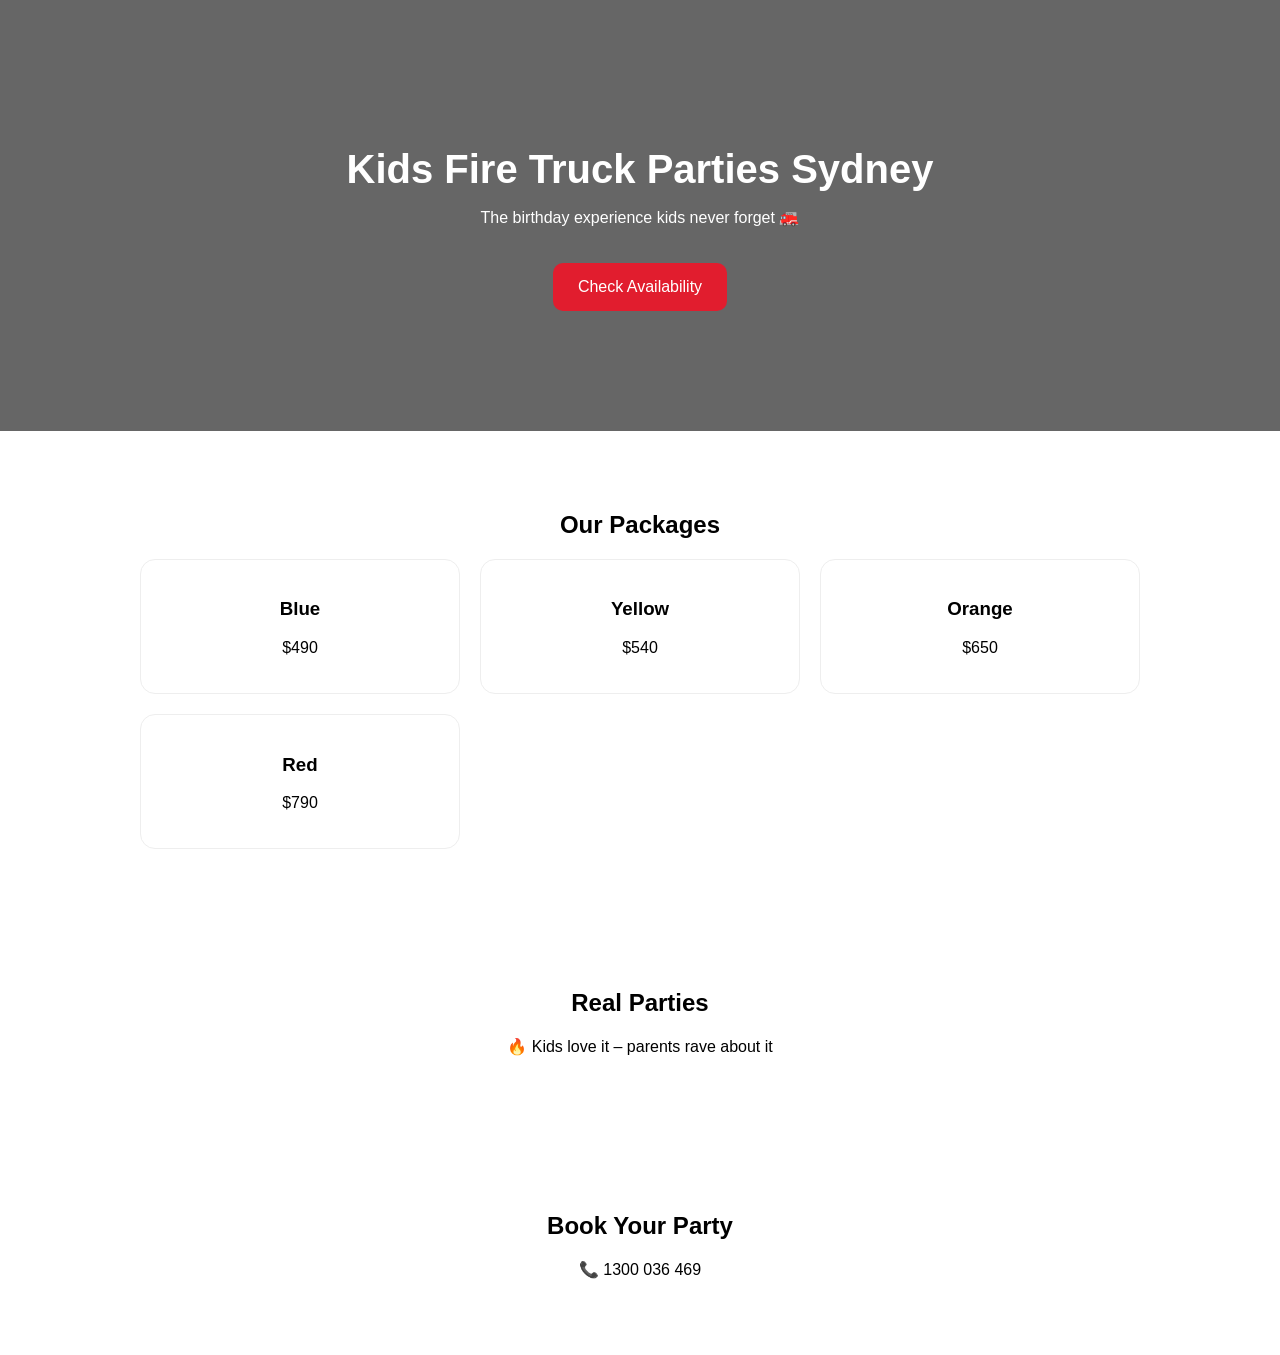
<file: Index.html>
<!DOCTYPE html>
<html lang="en">
<head>
  <meta charset="UTF-8">
  <meta name="viewport" content="width=device-width, initial-scale=1.0">
  <title>Kids Fire Truck Parties Sydney | Party Brigade</title>

  <style>
    body { margin:0; font-family: Arial, sans-serif; }
    .hero {
      background: linear-gradient(rgba(0,0,0,0.6), rgba(0,0,0,0.6)),
      url('https://images.unsplash.com/photo-1606857521015-7f9fcf423740');
      background-size: cover;
      color:white;
      text-align:center;
      padding:120px 20px;
    }
    h1 { font-size:40px; margin-bottom:10px; }
    .btn {
      background:#e11d2e;
      color:white;
      padding:15px 25px;
      border-radius:10px;
      text-decoration:none;
      display:inline-block;
      margin-top:20px;
    }
    .section { padding:60px 20px; text-align:center; }
    .grid {
      display:grid;
      gap:20px;
      grid-template-columns:repeat(auto-fit,minmax(250px,1fr));
      max-width:1000px;
      margin:auto;
    }
    .card {
      border:1px solid #eee;
      padding:20px;
      border-radius:15px;
    }
  </style>
</head>

<body>

<div class="hero">
  <h1>Kids Fire Truck Parties Sydney</h1>
  <p>The birthday experience kids never forget 🚒</p>
  <a href="#contact" class="btn">Check Availability</a>
</div>

<div class="section">
  <h2>Our Packages</h2>
  <div class="grid">
    <div class="card"><h3>Blue</h3><p>$490</p></div>
    <div class="card"><h3>Yellow</h3><p>$540</p></div>
    <div class="card"><h3>Orange</h3><p>$650</p></div>
    <div class="card"><h3>Red</h3><p>$790</p></div>
  </div>
</div>

<div class="section">
  <h2>Real Parties</h2>
  <p>🔥 Kids love it – parents rave about it</p>
</div>

<div id="contact" class="section">
  <h2>Book Your Party</h2>
  <p>📞 1300 036 469</p>
</div>

</body>
</html>
</file>
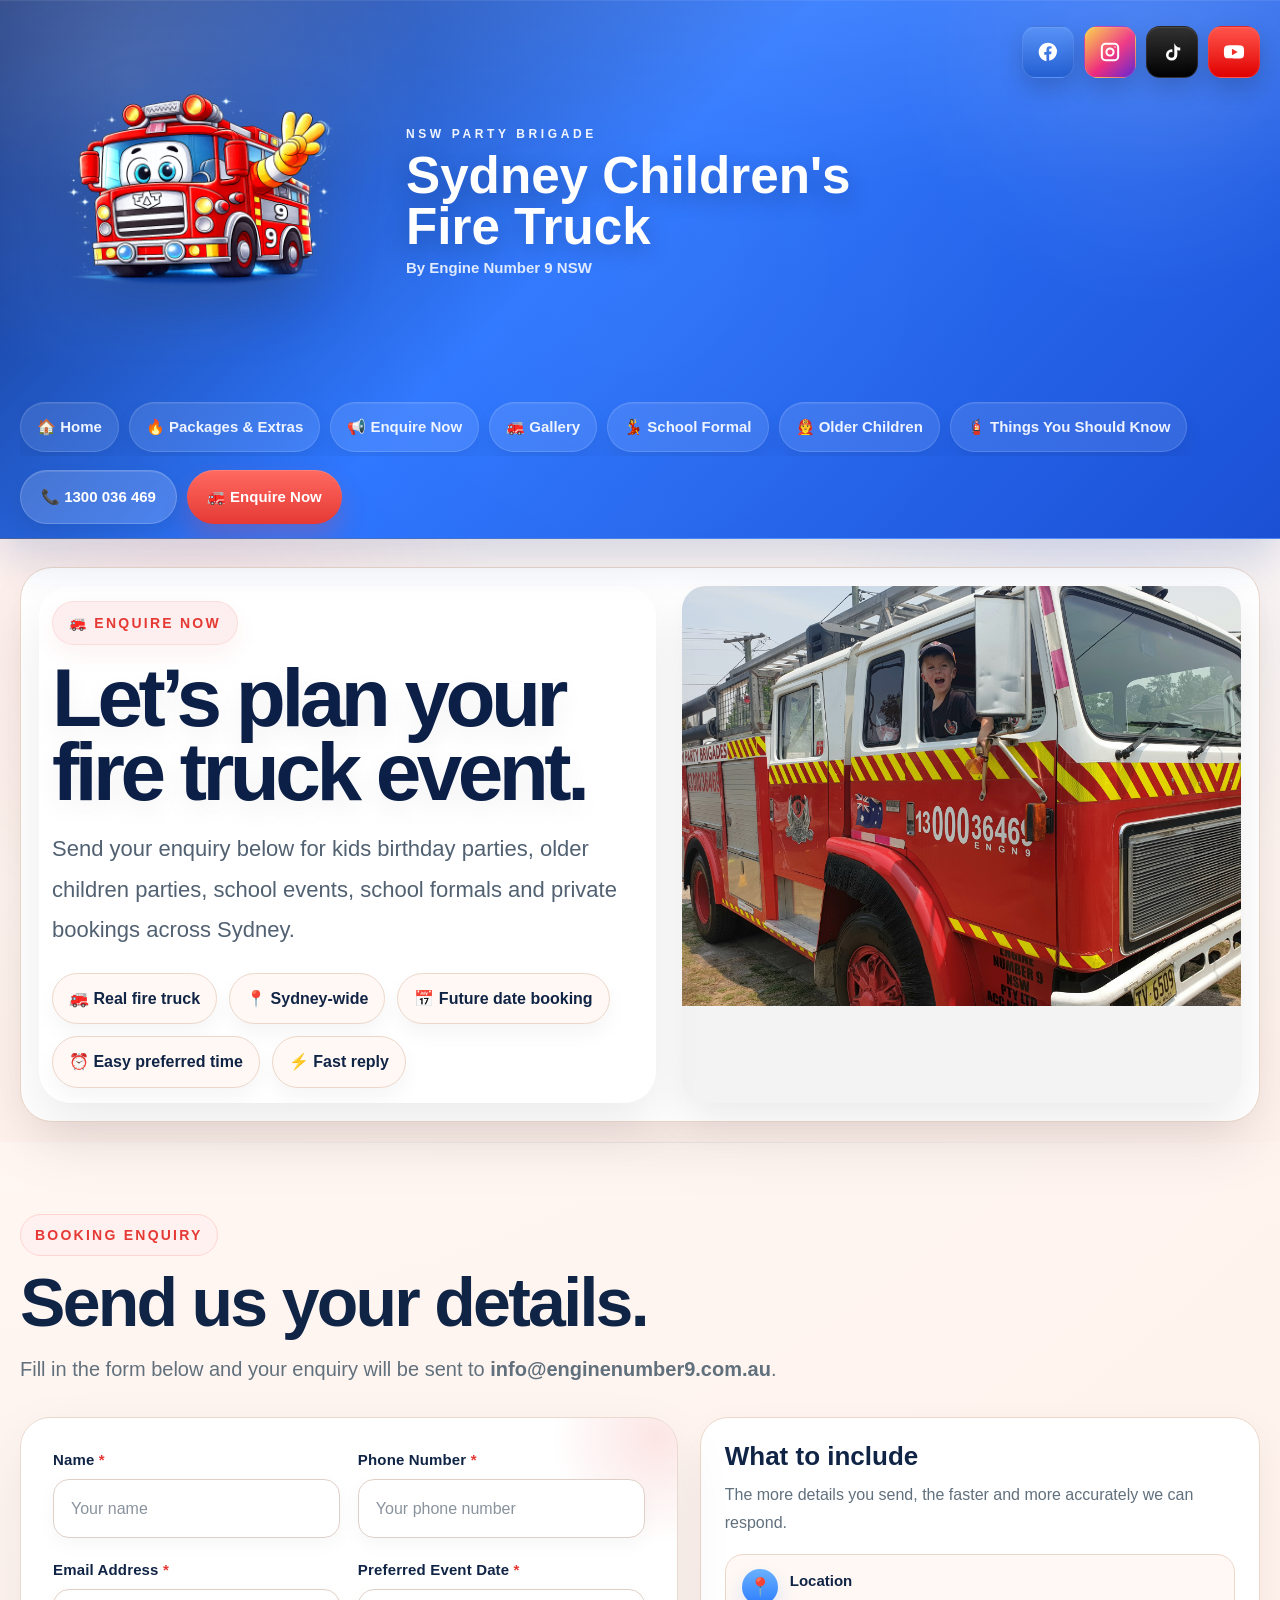
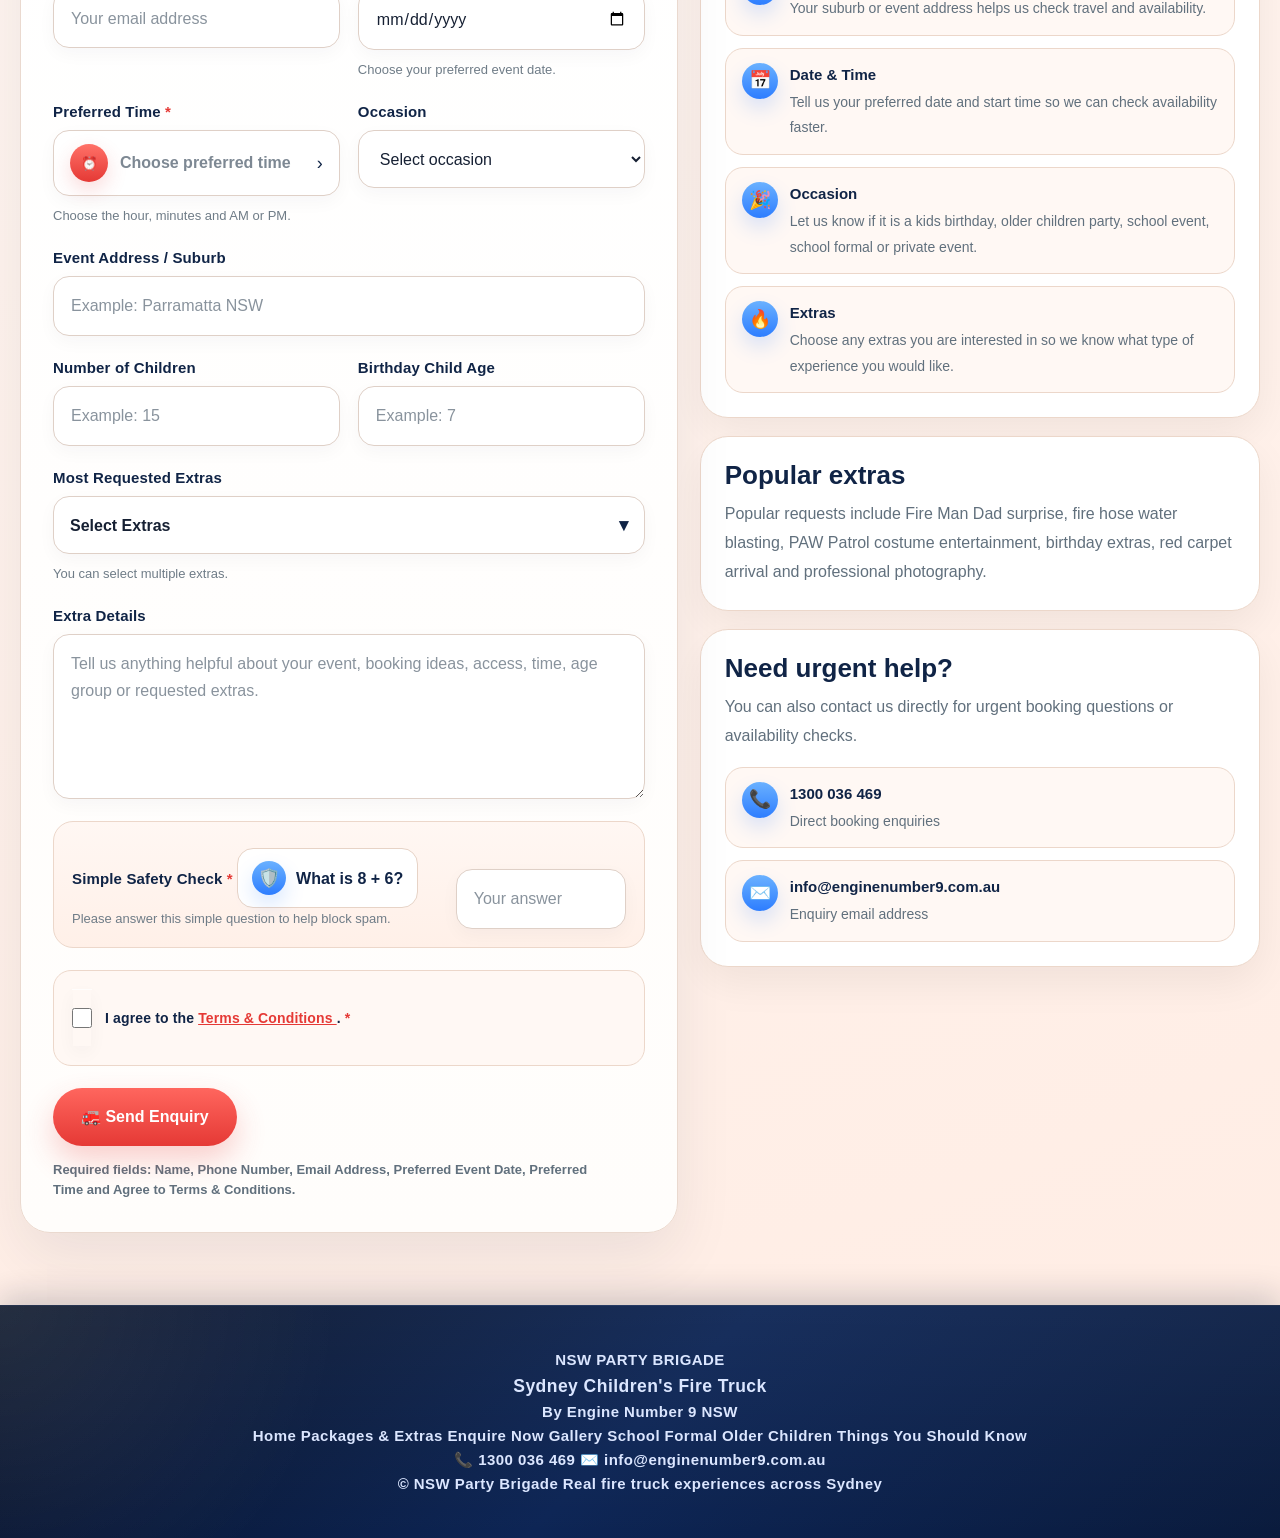
<file: contact.html>
<!DOCTYPE html>
<html lang="en">
<head>
  <meta charset="UTF-8" />
  <meta name="viewport" content="width=device-width, initial-scale=1.0" />

  <title>Enquire Now | NSW Party Brigade Sydney Children's Fire Truck</title>

  <meta
    name="description"
    content="Send your NSW Party Brigade booking enquiry for Sydney children's fire truck parties, older children parties, school events, school formals and private bookings."
  />

  <meta name="theme-color" content="#1b50d4" />
  <link rel="canonical" href="https://partybrigade.com.au/contact.html" />

  <link rel="stylesheet" href="assets/css/main.css" />

  <style>
    :root{
      --bg:#fff5f0;
      --paper:#ffffff;
      --paper-soft:#fff0e8;
      --text:#162033;
      --muted:#61707d;
      --line:#ecd7ca;
      --red:#e53935;
      --red-dark:#b91f1b;
      --blue:#2d7dff;
      --blue-dark:#123a8f;
      --yellow:#ffd84f;
      --orange:#ff9d42;
      --navy:#102446;
      --green:#14b86a;
      --shadow:0 20px 50px rgba(0,0,0,.10);
      --max:1240px;
    }

    *{
      box-sizing:border-box;
    }

    html{
      scroll-behavior:smooth;
    }

    body{
      margin:0;
      font-family:Inter,Arial,sans-serif;
      color:var(--text);
      line-height:1.6;
      background:
        radial-gradient(circle at top left,#fffdfb 0%,#fff5f0 42%,#ffece3 100%);
    }

    a{
      text-decoration:none;
      color:inherit;
    }

    img{
      max-width:100%;
      display:block;
    }

    button,
    input,
    select,
    textarea{
      font-family:inherit;
    }

    .container{
      width:min(var(--max),calc(100% - 32px));
      margin:0 auto;
    }

    /* =========================
       HERO
    ========================= */

    .page-hero{
      padding:28px 0 20px;
      background:
        radial-gradient(circle at 15% 15%,rgba(229,57,53,.08),transparent 26%),
        radial-gradient(circle at 85% 15%,rgba(45,125,255,.08),transparent 24%),
        linear-gradient(180deg,#fff8f4 0%,#fff1eb 100%);
    }

    .hero-card{
      display:grid;
      grid-template-columns:1.05fr .95fr;
      gap:26px;
      align-items:center;
      background:#fff;
      border:1px solid var(--line);
      border-radius:32px;
      padding:18px;
      box-shadow:
        0 24px 60px rgba(0,0,0,.08),
        inset 0 1px 0 rgba(255,255,255,.8);
    }

    .hero-image{
      border-radius:24px;
      overflow:hidden;
      min-height:100%;
      box-shadow:0 18px 40px rgba(0,0,0,.08);
      background:#f3f3f3;
    }

    .hero-image img{
      width:100%;
      height:100%;
      min-height:420px;
      object-fit:cover;
    }

    .hero-copy{
      padding:14px 12px;
    }

    .tag{
      display:inline-block;
      margin-bottom:14px;
      padding:9px 14px;
      border-radius:999px;
      font-size:14px;
      letter-spacing:.16em;
      text-transform:uppercase;
      font-weight:900;
      color:var(--red);
      background:#fff1ef;
      border:1px solid #ffd4d1;
    }

    h1{
      font-size:clamp(46px,7vw,78px);
      line-height:.95;
      letter-spacing:-.04em;
      font-weight:900;
      margin:0;
      color:var(--navy);
    }

    .lead{
      font-size:20px;
      line-height:1.8;
      color:var(--muted);
      margin-top:18px;
    }

    .hero-pills{
      display:flex;
      gap:12px;
      flex-wrap:wrap;
      margin-top:22px;
    }

    .hero-pills span{
      display:inline-flex;
      align-items:center;
      gap:8px;
      background:#fff8f4;
      border:1px solid var(--line);
      border-radius:999px;
      padding:12px 16px;
      font-weight:800;
      color:var(--navy);
      box-shadow:0 10px 20px rgba(0,0,0,.04);
    }

    /* =========================
       SECTION
    ========================= */

    .section{
      padding:72px 0;
    }

    .section-head{
      max-width:880px;
      margin-bottom:30px;
    }

    .section-head h2{
      font-size:clamp(40px,6vw,68px);
      line-height:.95;
      letter-spacing:-.04em;
      font-weight:900;
      margin:0;
      color:var(--navy);
    }

    .section-head p{
      font-size:20px;
      line-height:1.8;
      color:var(--muted);
      margin-top:16px;
    }

    /* =========================
       CONTACT LAYOUT
    ========================= */

    .contact-wrap{
      display:grid;
      grid-template-columns:1.08fr .92fr;
      gap:22px;
      align-items:start;
    }

    .contact-card{
      background:linear-gradient(180deg,#ffffff 0%,#fffdfb 100%);
      border:1px solid #ead9cf;
      border-radius:30px;
      padding:32px;
      box-shadow:
        0 24px 60px rgba(16,36,70,.08),
        inset 0 1px 0 rgba(255,255,255,.9);
      position:relative;
      overflow:hidden;
    }

    .contact-card::before{
      content:"";
      position:absolute;
      top:-90px;
      right:-90px;
      width:220px;
      height:220px;
      border-radius:999px;
      background:
        radial-gradient(circle,rgba(229,57,53,.13) 0%,transparent 68%);
      pointer-events:none;
    }

    /* =========================
       FORM
    ========================= */

    .form-grid{
      display:grid;
      grid-template-columns:repeat(2,minmax(0,1fr));
      gap:22px 18px;
      position:relative;
      z-index:1;
    }

    .form-group{
      display:flex;
      flex-direction:column;
      gap:9px;
      position:relative;
      min-width:0;
    }

    .form-group-full{
      grid-column:1 / -1;
    }

    .form-group label{
      font-size:15px;
      line-height:1.3;
      font-weight:900;
      color:#102446;
      letter-spacing:.01em;
    }

    .required{
      color:var(--red);
    }

    .form-group input,
    .form-group select,
    .form-group textarea{
      width:100%;
      min-height:58px;
      border:1.5px solid #dfd0c7;
      background:#fff;
      border-radius:16px;
      padding:16px 17px;
      font:inherit;
      font-size:16px;
      color:#162033;
      outline:none;
      box-shadow:
        0 6px 18px rgba(16,36,70,.035),
        inset 0 1px 0 rgba(255,255,255,.8);
      transition:
        border-color .2s ease,
        box-shadow .2s ease,
        transform .2s ease,
        background .2s ease;
    }

    .form-group input::placeholder,
    .form-group textarea::placeholder{
      color:#89939d;
    }

    .form-group input:hover,
    .form-group select:hover,
    .form-group textarea:hover{
      border-color:#cdb8ab;
    }

    .form-group input:focus,
    .form-group select:focus,
    .form-group textarea:focus{
      border-color:var(--blue);
      background:#fff;
      box-shadow:
        0 0 0 4px rgba(45,125,255,.11),
        0 10px 26px rgba(45,125,255,.08);
      transform:translateY(-1px);
    }

    .form-group textarea{
      min-height:165px;
      resize:vertical;
      line-height:1.65;
    }

    .helper-text{
      font-size:13px;
      line-height:1.5;
      color:#6f7c87;
      margin-top:1px;
    }

    /* =========================
       EASY TIME BUTTON
    ========================= */

    .time-picker-button{
      width:100%;
      min-height:58px;
      border:1.5px solid #dfd0c7;
      border-radius:16px;
      background:#fff;
      padding:13px 16px;
      display:flex;
      align-items:center;
      justify-content:space-between;
      gap:12px;
      cursor:pointer;
      color:#162033;
      box-shadow:
        0 6px 18px rgba(16,36,70,.035),
        inset 0 1px 0 rgba(255,255,255,.8);
      transition:
        border-color .2s ease,
        box-shadow .2s ease,
        transform .2s ease;
    }

    .time-picker-button:hover{
      border-color:#cdb8ab;
    }

    .time-picker-button:focus{
      outline:none;
      border-color:var(--blue);
      box-shadow:
        0 0 0 4px rgba(45,125,255,.11),
        0 10px 26px rgba(45,125,255,.08);
    }

    .time-picker-left{
      display:flex;
      align-items:center;
      gap:12px;
      min-width:0;
    }

    .time-field-icon{
      width:38px;
      height:38px;
      border-radius:999px;
      display:flex;
      align-items:center;
      justify-content:center;
      flex:0 0 auto;
      background:linear-gradient(180deg,#ff7168,#e53935);
      color:#fff;
      box-shadow:0 8px 20px rgba(229,57,53,.18);
    }

    .time-display{
      font-size:16px;
      font-weight:900;
      color:var(--navy);
      text-align:left;
    }

    .time-display.is-placeholder{
      color:#7d8893;
      font-weight:700;
    }

    .time-chevron{
      font-size:18px;
      color:var(--navy);
      flex:0 0 auto;
    }

    /* =========================
       CUSTOM TIME MODAL
    ========================= */

    .time-modal{
      position:fixed;
      inset:0;
      z-index:10000;
      display:none;
      align-items:center;
      justify-content:center;
      padding:18px;
      background:rgba(7,17,38,.58);
      backdrop-filter:blur(5px);
      -webkit-backdrop-filter:blur(5px);
    }

    .time-modal.show{
      display:flex;
    }

    .time-modal-card{
      width:min(620px,100%);
      max-height:calc(100vh - 36px);
      overflow-y:auto;
      background:
        radial-gradient(circle at 100% 0%,rgba(45,125,255,.08),transparent 28%),
        radial-gradient(circle at 0% 0%,rgba(229,57,53,.09),transparent 26%),
        #fffdfa;
      border:1px solid rgba(255,255,255,.85);
      border-radius:30px;
      padding:26px;
      box-shadow:
        0 35px 90px rgba(0,0,0,.28),
        inset 0 1px 0 rgba(255,255,255,.9);
      animation:timeModalIn .22s ease;
    }

    @keyframes timeModalIn{
      from{
        opacity:0;
        transform:translateY(18px) scale(.97);
      }
      to{
        opacity:1;
        transform:translateY(0) scale(1);
      }
    }

    .time-modal-header{
      display:flex;
      align-items:flex-start;
      justify-content:space-between;
      gap:14px;
      margin-bottom:22px;
    }

    .time-modal-heading{
      display:flex;
      align-items:center;
      gap:13px;
    }

    .time-modal-icon{
      width:52px;
      height:52px;
      border-radius:999px;
      flex:0 0 auto;
      display:flex;
      align-items:center;
      justify-content:center;
      font-size:24px;
      background:#fff0ef;
      color:var(--red);
      border:1px solid #ffd4d1;
    }

    .time-modal-header h3{
      margin:0;
      color:var(--navy);
      font-size:28px;
      line-height:1.05;
      font-weight:900;
    }

    .time-modal-header p{
      margin:4px 0 0;
      color:var(--muted);
      font-size:15px;
      line-height:1.5;
    }

    .time-modal-close{
      width:44px;
      height:44px;
      border:none;
      border-radius:999px;
      background:#f5f5f5;
      color:#57616c;
      font-size:25px;
      cursor:pointer;
      flex:0 0 auto;
    }

    .time-selected-preview{
      background:linear-gradient(135deg,#102446,#123a8f);
      color:#fff;
      border-radius:20px;
      padding:17px 18px;
      margin-bottom:20px;
      text-align:center;
      box-shadow:0 14px 30px rgba(16,36,70,.17);
    }

    .time-selected-preview small{
      display:block;
      color:#cbd8f4;
      font-size:12px;
      font-weight:800;
      text-transform:uppercase;
      letter-spacing:.13em;
      margin-bottom:4px;
    }

    .time-selected-preview strong{
      display:block;
      font-size:34px;
      line-height:1;
      font-weight:900;
    }

    .time-choice-label{
      display:block;
      margin:0 0 10px;
      font-size:13px;
      font-weight:900;
      text-transform:uppercase;
      letter-spacing:.10em;
      color:#647180;
    }

    .time-choice-section{
      margin-top:18px;
    }

    .time-hours{
      display:grid;
      grid-template-columns:repeat(6,1fr);
      gap:9px;
    }

    .time-minutes{
      display:grid;
      grid-template-columns:repeat(4,1fr);
      gap:10px;
    }

    .time-periods{
      display:grid;
      grid-template-columns:1fr 1fr;
      gap:12px;
    }

    .time-choice{
      min-height:52px;
      border:1.5px solid #e1d5ce;
      border-radius:15px;
      background:#fff;
      color:var(--navy);
      font-size:17px;
      font-weight:900;
      cursor:pointer;
      box-shadow:0 6px 16px rgba(16,36,70,.035);
      transition:
        transform .16s ease,
        border-color .16s ease,
        background .16s ease,
        box-shadow .16s ease;
    }

    .time-choice:hover{
      transform:translateY(-1px);
      border-color:#c8b5a8;
    }

    .time-choice.is-selected{
      border-color:var(--red);
      background:linear-gradient(180deg,#fff5f4,#ffe2df);
      color:var(--red-dark);
      box-shadow:
        0 0 0 3px rgba(229,57,53,.08),
        0 10px 22px rgba(229,57,53,.10);
    }

    .time-periods .time-choice{
      min-height:68px;
      font-size:22px;
    }

    .time-set-button{
      width:100%;
      min-height:58px;
      border:none;
      border-radius:999px;
      margin-top:24px;
      background:linear-gradient(180deg,#ff6158,#e53935);
      color:#fff;
      font-size:18px;
      font-weight:900;
      cursor:pointer;
      box-shadow:0 16px 32px rgba(229,57,53,.26);
      transition:transform .18s ease,box-shadow .18s ease;
    }

    .time-set-button:hover{
      transform:translateY(-2px);
      box-shadow:0 20px 40px rgba(229,57,53,.32);
    }

    /* =========================
       EXTRAS
    ========================= */

    .extras-dropdown{
      width:100%;
    }

    .extras-summary{
      list-style:none;
      width:100%;
      min-height:58px;
      display:flex;
      align-items:center;
      border:1.5px solid #dfd0c7;
      background:#fff;
      border-radius:16px;
      padding:15px 48px 15px 16px;
      cursor:pointer;
      position:relative;
      font-size:16px;
      font-weight:800;
      color:var(--text);
      box-shadow:0 6px 18px rgba(16,36,70,.035);
      transition:
        border-color .2s ease,
        box-shadow .2s ease,
        transform .2s ease;
    }

    .extras-summary::-webkit-details-marker{
      display:none;
    }

    .extras-summary::after{
      content:"▾";
      position:absolute;
      right:16px;
      top:50%;
      transform:translateY(-50%);
      color:var(--navy);
      font-size:18px;
    }

    .extras-dropdown[open] .extras-summary{
      border-color:var(--blue);
      box-shadow:
        0 0 0 4px rgba(45,125,255,.11),
        0 10px 26px rgba(45,125,255,.08);
      transform:translateY(-1px);
    }

    .extras-dropdown[open] .extras-summary::after{
      content:"▴";
    }

    .extras-menu{
      margin-top:10px;
      display:grid;
      grid-template-columns:repeat(2,minmax(0,1fr));
      gap:10px;
      background:#fff;
      border:1px solid var(--line);
      border-radius:20px;
      padding:14px;
      box-shadow:0 18px 40px rgba(0,0,0,.08);
    }

    .check-pill{
      display:flex;
      align-items:center;
      gap:12px;
      width:100%;
      min-height:58px;
      background:#fffaf7;
      border:1px solid #eadbd2;
      border-radius:16px;
      padding:15px 16px;
      cursor:pointer;
      transition:all .2s ease;
    }

    .check-pill:hover{
      transform:translateY(-1px);
      box-shadow:0 10px 22px rgba(0,0,0,.05);
      border-color:#dcb8a3;
    }

    .check-pill input[type="checkbox"]{
      margin:0;
      width:19px;
      height:19px;
      accent-color:var(--red);
      flex:0 0 19px;
    }

    .check-pill span{
      display:block;
      flex:1;
      min-width:0;
      font-size:15px;
      line-height:1.4;
      color:var(--navy);
      font-weight:800;
      white-space:normal;
      overflow-wrap:anywhere;
    }

    /* =========================
       CAPTCHA
    ========================= */

    .captcha-box{
      display:grid;
      grid-template-columns:1fr 170px;
      gap:14px;
      align-items:end;
      background:
        linear-gradient(180deg,#fff7f3 0%,#fff0e8 100%);
      border:1px solid var(--line);
      border-radius:20px;
      padding:18px;
    }

    .captcha-question{
      display:inline-flex;
      align-items:center;
      gap:10px;
      padding:12px 14px;
      background:#fff;
      border:1px solid #e7d3c6;
      border-radius:16px;
      font-weight:900;
      color:var(--navy);
      min-height:52px;
      margin-top:8px;
    }

    .captcha-badge{
      width:34px;
      height:34px;
      border-radius:999px;
      display:inline-flex;
      align-items:center;
      justify-content:center;
      background:
        linear-gradient(180deg,#6ab1ff,var(--blue));
      color:#fff;
      font-size:18px;
      box-shadow:0 10px 20px rgba(45,125,255,.18);
    }

    /* =========================
       TERMS
    ========================= */

    .terms-row{
      display:flex;
      align-items:center;
      gap:13px;
      background:#fff8f4;
      border:1px solid var(--line);
      border-radius:18px;
      padding:18px;
    }

    .terms-row input[type="checkbox"]{
      margin:0;
      width:20px;
      height:20px;
      accent-color:var(--red);
      flex:0 0 auto;
    }

    .terms-row label{
      font-size:14px;
      line-height:1.6;
      color:var(--navy);
      font-weight:800;
      margin:0;
    }

    .terms-row a{
      color:var(--red);
      text-decoration:underline;
    }

    /* =========================
       SUBMIT
    ========================= */

    .submit-row{
      display:flex;
      align-items:center;
      gap:14px;
      flex-wrap:wrap;
      margin-top:22px;
    }

    .submit-btn{
      min-height:56px;
      display:inline-flex;
      align-items:center;
      justify-content:center;
      gap:10px;
      border:none;
      border-radius:999px;
      padding:16px 28px;
      font:inherit;
      font-size:16px;
      font-weight:900;
      color:#fff;
      background:
        linear-gradient(180deg,#ff665e,var(--red));
      box-shadow:
        0 14px 30px rgba(229,57,53,.24);
      cursor:pointer;
      transition:
        transform .2s ease,
        box-shadow .2s ease;
      position:relative;
      overflow:hidden;
    }

    .submit-btn:hover{
      transform:translateY(-2px);
      box-shadow:
        0 18px 36px rgba(229,57,53,.30);
    }

    .submit-btn:disabled{
      opacity:.65;
      cursor:not-allowed;
      transform:none;
    }

    .submit-note{
      font-size:13px;
      line-height:1.55;
      color:var(--muted);
      font-weight:700;
      max-width:560px;
    }

    /* =========================
       SIDE INFO
    ========================= */

    .side-info{
      display:grid;
      gap:18px;
    }

    .info-box{
      background:#fff;
      border:1px solid var(--line);
      border-radius:28px;
      padding:24px;
      box-shadow:0 16px 40px rgba(0,0,0,.06);
    }

    .info-box h3{
      margin:0 0 10px;
      font-size:26px;
      line-height:1.1;
      color:var(--navy);
    }

    .info-box p{
      margin:0;
      color:var(--muted);
      line-height:1.8;
    }

    .info-list{
      display:grid;
      gap:12px;
      margin-top:16px;
    }

    .info-pill{
      display:flex;
      align-items:flex-start;
      gap:12px;
      background:#fff8f4;
      border:1px solid var(--line);
      border-radius:18px;
      padding:14px 16px;
    }

    .info-pill .icon{
      width:36px;
      height:36px;
      border-radius:999px;
      display:inline-flex;
      align-items:center;
      justify-content:center;
      background:
        linear-gradient(180deg,#6ab1ff,var(--blue));
      color:#fff;
      font-size:18px;
      flex:0 0 auto;
      box-shadow:0 10px 20px rgba(45,125,255,.18);
    }

    .info-pill strong{
      display:block;
      color:var(--navy);
      margin-bottom:2px;
      font-size:15px;
    }

    .info-pill span{
      color:var(--muted);
      font-size:14px;
      line-height:1.6;
    }

    /* =========================
       SUCCESS / ERROR
    ========================= */

    .success-banner{
      display:none;
      margin-bottom:18px;
      background:
        linear-gradient(135deg,#ff7b6c 0%,#e53935 52%,#ff9d42 100%);
      color:#fff;
      border-radius:24px;
      padding:18px 18px 18px 20px;
      box-shadow:0 20px 40px rgba(229,57,53,.25);
      position:relative;
      overflow:hidden;
      animation:firePop .55s ease;
    }

    .success-banner.show{
      display:block;
    }

    .success-inner{
      position:relative;
      z-index:2;
      display:flex;
      align-items:center;
      gap:14px;
    }

    .success-icon{
      width:54px;
      height:54px;
      border-radius:999px;
      background:rgba(255,255,255,.18);
      display:inline-flex;
      align-items:center;
      justify-content:center;
      font-size:28px;
      flex:0 0 auto;
    }

    .success-text strong{
      display:block;
      font-size:22px;
      line-height:1.1;
      margin-bottom:4px;
    }

    .success-text span{
      display:block;
      font-size:14px;
      line-height:1.6;
      color:rgba(255,255,255,.92);
    }

    .error-message{
      display:none;
      margin-top:14px;
      color:var(--red-dark);
      background:#fff0ef;
      border:1px solid #ffc9c7;
      border-radius:14px;
      padding:12px 14px;
      font-size:14px;
      font-weight:800;
    }

    .error-message.show{
      display:block;
    }

    @keyframes firePop{
      0%{
        opacity:0;
        transform:translateY(18px) scale(.96);
      }
      100%{
        opacity:1;
        transform:translateY(0) scale(1);
      }
    }

    /* =========================
       RESPONSIVE
    ========================= */

    @media (max-width:1100px){
      .hero-card,
      .contact-wrap{
        grid-template-columns:1fr;
      }
    }

    @media (max-width:800px){
      .form-grid,
      .captcha-box{
        grid-template-columns:1fr;
      }

      .form-group-full{
        grid-column:auto;
      }

      .extras-menu{
        grid-template-columns:1fr;
      }
    }

    @media (max-width:640px){
      .section{
        padding:54px 0;
      }

      .hero-card{
        border-radius:24px;
        padding:12px;
      }

      .hero-copy{
        padding:16px 10px;
      }

      .hero-image img{
        min-height:280px;
      }

      .lead,
      .section-head p{
        font-size:18px;
      }

      .contact-card{
        padding:22px 18px;
        border-radius:24px;
      }

      .info-box{
        padding:20px;
      }

      .submit-btn{
        width:100%;
      }

      .time-modal{
        padding:10px;
        align-items:flex-end;
      }

      .time-modal-card{
        border-radius:26px 26px 18px 18px;
        padding:20px 16px;
        max-height:92vh;
      }

      .time-modal-header h3{
        font-size:25px;
      }

      .time-modal-icon{
        width:46px;
        height:46px;
      }

      .time-hours{
        grid-template-columns:repeat(4,1fr);
      }

      .time-choice{
        min-height:54px;
        font-size:17px;
      }

      .time-periods .time-choice{
        min-height:64px;
        font-size:21px;
      }
    }
  </style>
</head>

<body>

  <div id="header"></div>

  <main>

    <section class="page-hero">
      <div class="container">
        <div class="hero-card">

          <div class="hero-copy">
            <div class="tag">🚒 Enquire Now</div>

            <h1>Let’s plan your fire truck event.</h1>

            <p class="lead">
              Send your enquiry below for kids birthday parties, older children parties,
              school events, school formals and private bookings across Sydney.
            </p>

            <div class="hero-pills">
              <span>🚒 Real fire truck</span>
              <span>📍 Sydney-wide</span>
              <span>📅 Future date booking</span>
              <span>⏰ Easy preferred time</span>
              <span>⚡ Fast reply</span>
            </div>
          </div>

          <div class="hero-image">
            <img
              src="images/sydney-childrens-fire-truck-hero.jpg"
              alt="NSW Party Brigade children's fire truck booking enquiry in Sydney"
              loading="eager"
            >
          </div>

        </div>
      </div>
    </section>

    <section class="section">
      <div class="container">

        <div class="section-head">
          <div class="tag">Booking Enquiry</div>

          <h2>Send us your details.</h2>

          <p>
            Fill in the form below and your enquiry will be sent to
            <strong>info@enginenumber9.com.au</strong>.
          </p>
        </div>

        <div class="contact-wrap">

          <div class="contact-card">

            <div class="success-banner" id="successBanner">
              <div class="success-inner">
                <div class="success-icon">🔥</div>

                <div class="success-text">
                  <strong>Enquiry Sent</strong>
                  <span>
                    Your message has been sent successfully.
                    We’ll be in touch as soon as possible.
                  </span>
                </div>
              </div>
            </div>

            <form
              id="enquiryForm"
              action="https://formsubmit.co/ajax/info@enginenumber9.com.au"
              method="POST"
              novalidate
            >

              <input
                type="hidden"
                name="_subject"
                value="New NSW Party Brigade Enquiry"
              >

              <input
                type="hidden"
                name="_template"
                value="table"
              >

              <input
                type="hidden"
                name="_captcha"
                value="false"
              >

              <input
                type="text"
                name="_honey"
                style="display:none"
                tabindex="-1"
                autocomplete="off"
              >

              <input
                type="hidden"
                id="eventTime"
                name="Preferred Event Time"
                value=""
              >

              <div class="form-grid">

                <div class="form-group">
                  <label for="name">
                    Name <span class="required">*</span>
                  </label>

                  <input
                    type="text"
                    id="name"
                    name="Name"
                    autocomplete="name"
                    placeholder="Your name"
                    required
                  >
                </div>

                <div class="form-group">
                  <label for="phone">
                    Phone Number <span class="required">*</span>
                  </label>

                  <input
                    type="tel"
                    id="phone"
                    name="Phone Number"
                    autocomplete="tel"
                    inputmode="tel"
                    placeholder="Your phone number"
                    required
                  >
                </div>

                <div class="form-group">
                  <label for="email">
                    Email Address <span class="required">*</span>
                  </label>

                  <input
                    type="email"
                    id="email"
                    name="Email Address"
                    autocomplete="email"
                    placeholder="Your email address"
                    required
                  >
                </div>

                <div class="form-group">
                  <label for="eventDate">
                    Preferred Event Date
                    <span class="required">*</span>
                  </label>

                  <input
                    type="date"
                    id="eventDate"
                    name="Preferred Event Date"
                    required
                  >

                  <div class="helper-text">
                    Choose your preferred event date.
                  </div>
                </div>

                <div class="form-group">
                  <label>
                    Preferred Time
                    <span class="required">*</span>
                  </label>

                  <button
                    class="time-picker-button"
                    id="openTimePicker"
                    type="button"
                    aria-haspopup="dialog"
                    aria-controls="timeModal"
                  >
                    <span class="time-picker-left">
                      <span class="time-field-icon">⏰</span>

                      <span
                        class="time-display is-placeholder"
                        id="timeDisplay"
                      >
                        Choose preferred time
                      </span>
                    </span>

                    <span class="time-chevron">›</span>
                  </button>

                  <div class="helper-text">
                    Choose the hour, minutes and AM or PM.
                  </div>
                </div>

                <div class="form-group">
                  <label for="occasion">
                    Occasion
                  </label>

                  <select
                    id="occasion"
                    name="Occasion"
                  >
                    <option value="">Select occasion</option>
                    <option value="Kids Birthday">Kids Birthday</option>
                    <option value="Older Children Party">Older Children Party</option>
                    <option value="School Event">School Event</option>
                    <option value="Community Event">Community Event</option>
                    <option value="School Formal">School Formal</option>
                    <option value="Private Event">Private Event</option>
                    <option value="Other">Other</option>
                  </select>
                </div>

                <div
                  class="form-group"
                  id="packageWrap"
                  style="display:none;"
                >
                  <label for="package">
                    Package
                  </label>

                  <select
                    id="package"
                    name="Package"
                  >
                    <option value="">Select package</option>
                    <option value="Blue Package">Blue Package</option>
                    <option value="Yellow Package">Yellow Package</option>
                    <option value="Orange Package">Orange Package</option>
                    <option value="Red Package">Red Package</option>
                  </select>
                </div>

                <div class="form-group form-group-full">
                  <label for="address">
                    Event Address / Suburb
                  </label>

                  <input
                    type="text"
                    id="address"
                    name="Event Address/Suburb"
                    autocomplete="street-address"
                    placeholder="Example: Parramatta NSW"
                  >
                </div>

                <div class="form-group">
                  <label for="childrenCount">
                    Number of Children
                  </label>

                  <input
                    type="number"
                    id="childrenCount"
                    name="Number of Children"
                    min="1"
                    inputmode="numeric"
                    placeholder="Example: 15"
                  >
                </div>

                <div class="form-group">
                  <label for="birthdayAge">
                    Birthday Child Age
                  </label>

                  <input
                    type="number"
                    id="birthdayAge"
                    name="Birthday Child Age"
                    min="0"
                    max="17"
                    inputmode="numeric"
                    placeholder="Example: 7"
                  >
                </div>

                <div class="form-group form-group-full">

                  <label>
                    Most Requested Extras
                  </label>

                  <details class="extras-dropdown">

                    <summary
                      class="extras-summary"
                      id="extrasSummary"
                    >
                      Select Extras
                    </summary>

                    <div class="extras-menu">

                      <label class="check-pill">
                        <input
                          type="checkbox"
                          name="Most Requested Extras[]"
                          value="FREE Fire Man Dad Surprise"
                        >
                        <span>👨‍🚒 FREE Fire Man Dad Surprise</span>
                      </label>

                      <label class="check-pill">
                        <input
                          type="checkbox"
                          name="Most Requested Extras[]"
                          value="Fire Hose Water Blasting"
                        >
                        <span>💦 Fire Hose Water Blasting</span>
                      </label>

                      <label class="check-pill">
                        <input
                          type="checkbox"
                          name="Most Requested Extras[]"
                          value="PAW Patrol (Kids Entertainer In Costume)"
                        >
                        <span>🐾 PAW Patrol (Kids Entertainer In Costume)</span>
                      </label>

                      <label class="check-pill">
                        <input
                          type="checkbox"
                          name="Most Requested Extras[]"
                          value="LED Text Message Display"
                        >
                        <span>💡 LED Text Message Display</span>
                      </label>

                      <label class="check-pill">
                        <input
                          type="checkbox"
                          name="Most Requested Extras[]"
                          value="Custom Made Cup"
                        >
                        <span>🥤 Custom Made Cup</span>
                      </label>

                      <label class="check-pill">
                        <input
                          type="checkbox"
                          name="Most Requested Extras[]"
                          value="Custom Made Shirts"
                        >
                        <span>👕 Custom Made Shirts</span>
                      </label>

                      <label class="check-pill">
                        <input
                          type="checkbox"
                          name="Most Requested Extras[]"
                          value="Birthday Essentials"
                        >
                        <span>🎂 Birthday Essentials</span>
                      </label>

                      <label class="check-pill">
                        <input
                          type="checkbox"
                          name="Most Requested Extras[]"
                          value="Smoken Fire Truck Show Bag/s"
                        >
                        <span>🎁 Smoken Fire Truck Show Bag/s</span>
                      </label>

                      <label class="check-pill">
                        <input
                          type="checkbox"
                          name="Most Requested Extras[]"
                          value="Red Carpet Arrival"
                        >
                        <span>🔴 Red Carpet Arrival</span>
                      </label>

                      <label class="check-pill">
                        <input
                          type="checkbox"
                          name="Most Requested Extras[]"
                          value="Professional Photographer"
                        >
                        <span>📸 Professional Photographer</span>
                      </label>

                    </div>
                  </details>

                  <div class="helper-text">
                    You can select multiple extras.
                  </div>

                </div>

                <div class="form-group form-group-full">

                  <label for="message">
                    Extra Details
                  </label>

                  <textarea
                    id="message"
                    name="Extra Details"
                    placeholder="Tell us anything helpful about your event, booking ideas, access, time, age group or requested extras."
                  ></textarea>

                </div>

                <div class="form-group form-group-full">

                  <div class="captcha-box">

                    <div>

                      <label for="captchaAnswer">
                        Simple Safety Check
                        <span class="required">*</span>
                      </label>

                      <div class="captcha-question">

                        <span class="captcha-badge">
                          🛡️
                        </span>

                        <span id="captchaQuestionText">
                          Loading question...
                        </span>

                      </div>

                      <div class="helper-text">
                        Please answer this simple question to help block spam.
                      </div>

                    </div>

                    <div>

                      <input
                        type="number"
                        id="captchaAnswer"
                        name="Captcha Answer"
                        inputmode="numeric"
                        placeholder="Your answer"
                        required
                      >

                    </div>

                  </div>

                </div>

                <div class="form-group form-group-full">

                  <div class="terms-row">

                    <input
                      type="checkbox"
                      id="agreeTerms"
                      name="Agree to Terms"
                      value="Yes"
                      required
                    >

                    <label for="agreeTerms">
                      I agree to the
                      <a
                        href="terms.html"
                        target="_blank"
                        rel="noopener"
                      >
                        Terms &amp; Conditions
                      </a>.
                      <span class="required">*</span>
                    </label>

                  </div>

                </div>

              </div>

              <div class="submit-row">

                <button
                  type="submit"
                  class="submit-btn"
                  id="submitButton"
                >
                  🚒 Send Enquiry
                </button>

                <div class="submit-note">
                  Required fields: Name, Phone Number, Email Address,
                  Preferred Event Date, Preferred Time and Agree to
                  Terms &amp; Conditions.
                </div>

              </div>

              <div
                class="error-message"
                id="formError"
                role="alert"
              ></div>

            </form>

          </div>

          <aside class="side-info">

            <div class="info-box">

              <h3>What to include</h3>

              <p>
                The more details you send, the faster and more accurately
                we can respond.
              </p>

              <div class="info-list">

                <div class="info-pill">
                  <div class="icon">📍</div>
                  <div>
                    <strong>Location</strong>
                    <span>
                      Your suburb or event address helps us check travel
                      and availability.
                    </span>
                  </div>
                </div>

                <div class="info-pill">
                  <div class="icon">📅</div>
                  <div>
                    <strong>Date &amp; Time</strong>
                    <span>
                      Tell us your preferred date and start time so we can
                      check availability faster.
                    </span>
                  </div>
                </div>

                <div class="info-pill">
                  <div class="icon">🎉</div>
                  <div>
                    <strong>Occasion</strong>
                    <span>
                      Let us know if it is a kids birthday, older children
                      party, school event, school formal or private event.
                    </span>
                  </div>
                </div>

                <div class="info-pill">
                  <div class="icon">🔥</div>
                  <div>
                    <strong>Extras</strong>
                    <span>
                      Choose any extras you are interested in so we know
                      what type of experience you would like.
                    </span>
                  </div>
                </div>

              </div>

            </div>

            <div class="info-box">

              <h3>Popular extras</h3>

              <p>
                Popular requests include Fire Man Dad surprise, fire hose
                water blasting, PAW Patrol costume entertainment,
                birthday extras, red carpet arrival and professional photography.
              </p>

            </div>

            <div class="info-box">

              <h3>Need urgent help?</h3>

              <p>
                You can also contact us directly for urgent booking
                questions or availability checks.
              </p>

              <div class="info-list">

                <a class="info-pill" href="tel:1300036469">
                  <div class="icon">📞</div>

                  <div>
                    <strong>1300 036 469</strong>
                    <span>Direct booking enquiries</span>
                  </div>
                </a>

                <a
                  class="info-pill"
                  href="mailto:info@enginenumber9.com.au"
                >
                  <div class="icon">✉️</div>

                  <div>
                    <strong>info@enginenumber9.com.au</strong>
                    <span>Enquiry email address</span>
                  </div>
                </a>

              </div>

            </div>

          </aside>

        </div>
      </div>
    </section>

  </main>

  <!-- =========================
       EASY TIME PICKER MODAL
  ========================= -->

  <div
    class="time-modal"
    id="timeModal"
    role="dialog"
    aria-modal="true"
    aria-labelledby="timeModalTitle"
  >

    <div class="time-modal-card">

      <div class="time-modal-header">

        <div class="time-modal-heading">

          <div class="time-modal-icon">
            ⏰
          </div>

          <div>
            <h3 id="timeModalTitle">
              Select Preferred Time
            </h3>

            <p>
              Choose the hour, minutes and AM or PM.
            </p>
          </div>

        </div>

        <button
          type="button"
          class="time-modal-close"
          id="closeTimePicker"
          aria-label="Close time picker"
        >
          ×
        </button>

      </div>

      <div class="time-selected-preview">
        <small>Selected time</small>
        <strong id="timePreview">11:00 AM</strong>
      </div>

      <div class="time-choice-section">

        <span class="time-choice-label">
          1. Choose Hour
        </span>

        <div class="time-hours">

          <button type="button" class="time-choice hour-choice" data-hour="1">1</button>
          <button type="button" class="time-choice hour-choice" data-hour="2">2</button>
          <button type="button" class="time-choice hour-choice" data-hour="3">3</button>
          <button type="button" class="time-choice hour-choice" data-hour="4">4</button>
          <button type="button" class="time-choice hour-choice" data-hour="5">5</button>
          <button type="button" class="time-choice hour-choice" data-hour="6">6</button>
          <button type="button" class="time-choice hour-choice" data-hour="7">7</button>
          <button type="button" class="time-choice hour-choice" data-hour="8">8</button>
          <button type="button" class="time-choice hour-choice" data-hour="9">9</button>
          <button type="button" class="time-choice hour-choice" data-hour="10">10</button>
          <button type="button" class="time-choice hour-choice is-selected" data-hour="11">11</button>
          <button type="button" class="time-choice hour-choice" data-hour="12">12</button>

        </div>

      </div>

      <div class="time-choice-section">

        <span class="time-choice-label">
          2. Choose Minutes
        </span>

        <div class="time-minutes">

          <button type="button" class="time-choice minute-choice is-selected" data-minute="00">
            :00
          </button>

          <button type="button" class="time-choice minute-choice" data-minute="15">
            :15
          </button>

          <button type="button" class="time-choice minute-choice" data-minute="30">
            :30
          </button>

          <button type="button" class="time-choice minute-choice" data-minute="45">
            :45
          </button>

        </div>

      </div>

      <div class="time-choice-section">

        <span class="time-choice-label">
          3. Choose AM or PM
        </span>

        <div class="time-periods">

          <button
            type="button"
            class="time-choice period-choice is-selected"
            data-period="AM"
          >
            ☀️ AM
          </button>

          <button
            type="button"
            class="time-choice period-choice"
            data-period="PM"
          >
            🌙 PM
          </button>

        </div>

      </div>

      <button
        type="button"
        class="time-set-button"
        id="setTimeButton"
      >
        ✓ Set Preferred Time
      </button>

    </div>

  </div>

  <div id="footer"></div>

  <script>
    const occasionSelect = document.getElementById("occasion");
    const packageWrap = document.getElementById("packageWrap");
    const packageSelect = document.getElementById("package");

    const eventDate = document.getElementById("eventDate");
    const eventTime = document.getElementById("eventTime");

    const enquiryForm = document.getElementById("enquiryForm");
    const successBanner = document.getElementById("successBanner");
    const formError = document.getElementById("formError");
    const submitButton = document.getElementById("submitButton");

    const extrasSummary = document.getElementById("extrasSummary");

    const extrasCheckboxes =
      document.querySelectorAll(
        'input[name="Most Requested Extras[]"]'
      );

    /* =========================
       DATE
    ========================= */

    const tomorrow = new Date();
    tomorrow.setDate(tomorrow.getDate() + 1);

    const tomorrowYear = tomorrow.getFullYear();
    const tomorrowMonth = String(tomorrow.getMonth() + 1).padStart(2, "0");
    const tomorrowDay = String(tomorrow.getDate()).padStart(2, "0");

    eventDate.min =
      `${tomorrowYear}-${tomorrowMonth}-${tomorrowDay}`;

    /* =========================
       EASY CUSTOM TIME PICKER
    ========================= */

    const timeModal =
      document.getElementById("timeModal");

    const openTimePicker =
      document.getElementById("openTimePicker");

    const closeTimePicker =
      document.getElementById("closeTimePicker");

    const setTimeButton =
      document.getElementById("setTimeButton");

    const timeDisplay =
      document.getElementById("timeDisplay");

    const timePreview =
      document.getElementById("timePreview");

    const hourChoices =
      document.querySelectorAll(".hour-choice");

    const minuteChoices =
      document.querySelectorAll(".minute-choice");

    const periodChoices =
      document.querySelectorAll(".period-choice");

    let selectedHour = "11";
    let selectedMinute = "00";
    let selectedPeriod = "AM";

    function updateTimePreview(){

      timePreview.textContent =
        `${selectedHour}:${selectedMinute} ${selectedPeriod}`;

    }

    function openTimeModal(){

      timeModal.classList.add("show");

      document.body.style.overflow = "hidden";

      updateTimePreview();

    }

    function closeTimeModal(){

      timeModal.classList.remove("show");

      document.body.style.overflow = "";

    }

    openTimePicker.addEventListener(
      "click",
      openTimeModal
    );

    closeTimePicker.addEventListener(
      "click",
      closeTimeModal
    );

    timeModal.addEventListener(
      "click",
      function(event){

        if(event.target === timeModal){

          closeTimeModal();

        }

      }
    );

    document.addEventListener(
      "keydown",
      function(event){

        if(
          event.key === "Escape" &&
          timeModal.classList.contains("show")
        ){

          closeTimeModal();

        }

      }
    );

    hourChoices.forEach(button => {

      button.addEventListener(
        "click",
        function(){

          hourChoices.forEach(item =>
            item.classList.remove("is-selected")
          );

          this.classList.add("is-selected");

          selectedHour =
            this.dataset.hour;

          updateTimePreview();

        }
      );

    });

    minuteChoices.forEach(button => {

      button.addEventListener(
        "click",
        function(){

          minuteChoices.forEach(item =>
            item.classList.remove("is-selected")
          );

          this.classList.add("is-selected");

          selectedMinute =
            this.dataset.minute;

          updateTimePreview();

        }
      );

    });

    periodChoices.forEach(button => {

      button.addEventListener(
        "click",
        function(){

          periodChoices.forEach(item =>
            item.classList.remove("is-selected")
          );

          this.classList.add("is-selected");

          selectedPeriod =
            this.dataset.period;

          updateTimePreview();

        }
      );

    });

    setTimeButton.addEventListener(
      "click",
      function(){

        const friendlyTime =
          `${selectedHour}:${selectedMinute} ${selectedPeriod}`;

        eventTime.value =
          friendlyTime;

        timeDisplay.textContent =
          friendlyTime;

        timeDisplay.classList.remove(
          "is-placeholder"
        );

        closeTimeModal();

      }
    );

    /* =========================
       PACKAGE DISPLAY
    ========================= */

    occasionSelect.addEventListener(
      "change",
      function(){

        if(this.value === "Kids Birthday"){

          packageWrap.style.display = "flex";

        } else {

          packageWrap.style.display = "none";

          packageSelect.value = "";

        }

      }
    );

    /* =========================
       EXTRAS
    ========================= */

    function updateExtrasSummary(){

      const checked =
        Array.from(extrasCheckboxes)
          .filter(input => input.checked);

      if(checked.length === 0){

        extrasSummary.textContent =
          "Select Extras";

      } else if(checked.length === 1){

        extrasSummary.textContent =
          checked[0].value;

      } else {

        extrasSummary.textContent =
          `${checked.length} extras selected`;

      }

    }

    extrasCheckboxes.forEach(input => {

      input.addEventListener(
        "change",
        updateExtrasSummary
      );

    });

    updateExtrasSummary();

    /* =========================
       CAPTCHA
    ========================= */

    let captchaA = 0;
    let captchaB = 0;
    let captchaCorrectAnswer = 0;

    function buildCaptcha(){

      captchaA =
        Math.floor(Math.random() * 8) + 2;

      captchaB =
        Math.floor(Math.random() * 8) + 1;

      captchaCorrectAnswer =
        captchaA + captchaB;

      document
        .getElementById("captchaQuestionText")
        .textContent =
        `What is ${captchaA} + ${captchaB}?`;

    }

    buildCaptcha();

    /* =========================
       ERROR
    ========================= */

    function showError(message){

      formError.textContent = message;

      formError.classList.add("show");

      formError.scrollIntoView({
        behavior:"smooth",
        block:"center"
      });

    }

    function clearError(){

      formError.textContent = "";

      formError.classList.remove("show");

    }

    /* =========================
       FORM SUBMIT
    ========================= */

    enquiryForm.addEventListener(
      "submit",
      async function(e){

        e.preventDefault();

        clearError();

        successBanner.classList.remove("show");

        const name =
          document.getElementById("name")
            .value.trim();

        const phone =
          document.getElementById("phone")
            .value.trim();

        const email =
          document.getElementById("email")
            .value.trim();

        const date =
          eventDate.value;

        const time =
          eventTime.value;

        const captchaInput =
          parseInt(
            document.getElementById("captchaAnswer").value,
            10
          );

        const agreeTerms =
          document.getElementById("agreeTerms").checked;

        if(
          !name ||
          !phone ||
          !email ||
          !date ||
          !time
        ){

          showError(
            "Please complete all required fields, including your preferred event date and preferred time."
          );

          return;

        }

        const emailPattern =
          /^[^\s@]+@[^\s@]+\.[^\s@]+$/;

        if(!emailPattern.test(email)){

          showError(
            "Please enter a valid email address."
          );

          return;

        }

        if(!agreeTerms){

          showError(
            "Please agree to the Terms & Conditions."
          );

          return;

        }

        if(captchaInput !== captchaCorrectAnswer){

          showError(
            "Safety check answer is incorrect. Please try again."
          );

          buildCaptcha();

          document.getElementById("captchaAnswer").value = "";

          return;

        }

        const selectedDate =
          new Date(date + "T00:00:00");

        const minDate =
          new Date();

        minDate.setHours(0,0,0,0);

        minDate.setDate(
          minDate.getDate() + 1
        );

        if(selectedDate < minDate){

          showError(
            "Please choose a future event date."
          );

          return;

        }

        const formData =
          new FormData(enquiryForm);

        try{

          submitButton.disabled = true;

          submitButton.textContent =
            "🚒 Sending...";

          const response =
            await fetch(
              enquiryForm.action,
              {
                method:"POST",
                body:formData,
                headers:{
                  "Accept":"application/json"
                }
              }
            );

          if(response.ok){

            enquiryForm.reset();

            packageWrap.style.display =
              "none";

            eventTime.value = "";

            timeDisplay.textContent =
              "Choose preferred time";

            timeDisplay.classList.add(
              "is-placeholder"
            );

            selectedHour = "11";
            selectedMinute = "00";
            selectedPeriod = "AM";

            hourChoices.forEach(item =>
              item.classList.toggle(
                "is-selected",
                item.dataset.hour === "11"
              )
            );

            minuteChoices.forEach(item =>
              item.classList.toggle(
                "is-selected",
                item.dataset.minute === "00"
              )
            );

            periodChoices.forEach(item =>
              item.classList.toggle(
                "is-selected",
                item.dataset.period === "AM"
              )
            );

            updateTimePreview();

            buildCaptcha();

            updateExtrasSummary();

            successBanner.classList.add(
              "show"
            );

            successBanner.scrollIntoView({
              behavior:"smooth",
              block:"center"
            });

          } else {

            showError(
              "There was a problem sending your enquiry. Please try again."
            );

          }

        } catch(error){

          console.error(error);

          showError(
            "There was a problem sending your enquiry. Please try again."
          );

        } finally {

          submitButton.disabled = false;

          submitButton.textContent =
            "🚒 Send Enquiry";

        }

      }
    );
  </script>

  <script src="assets/js/include.js"></script>

</body>
</html>
</file>
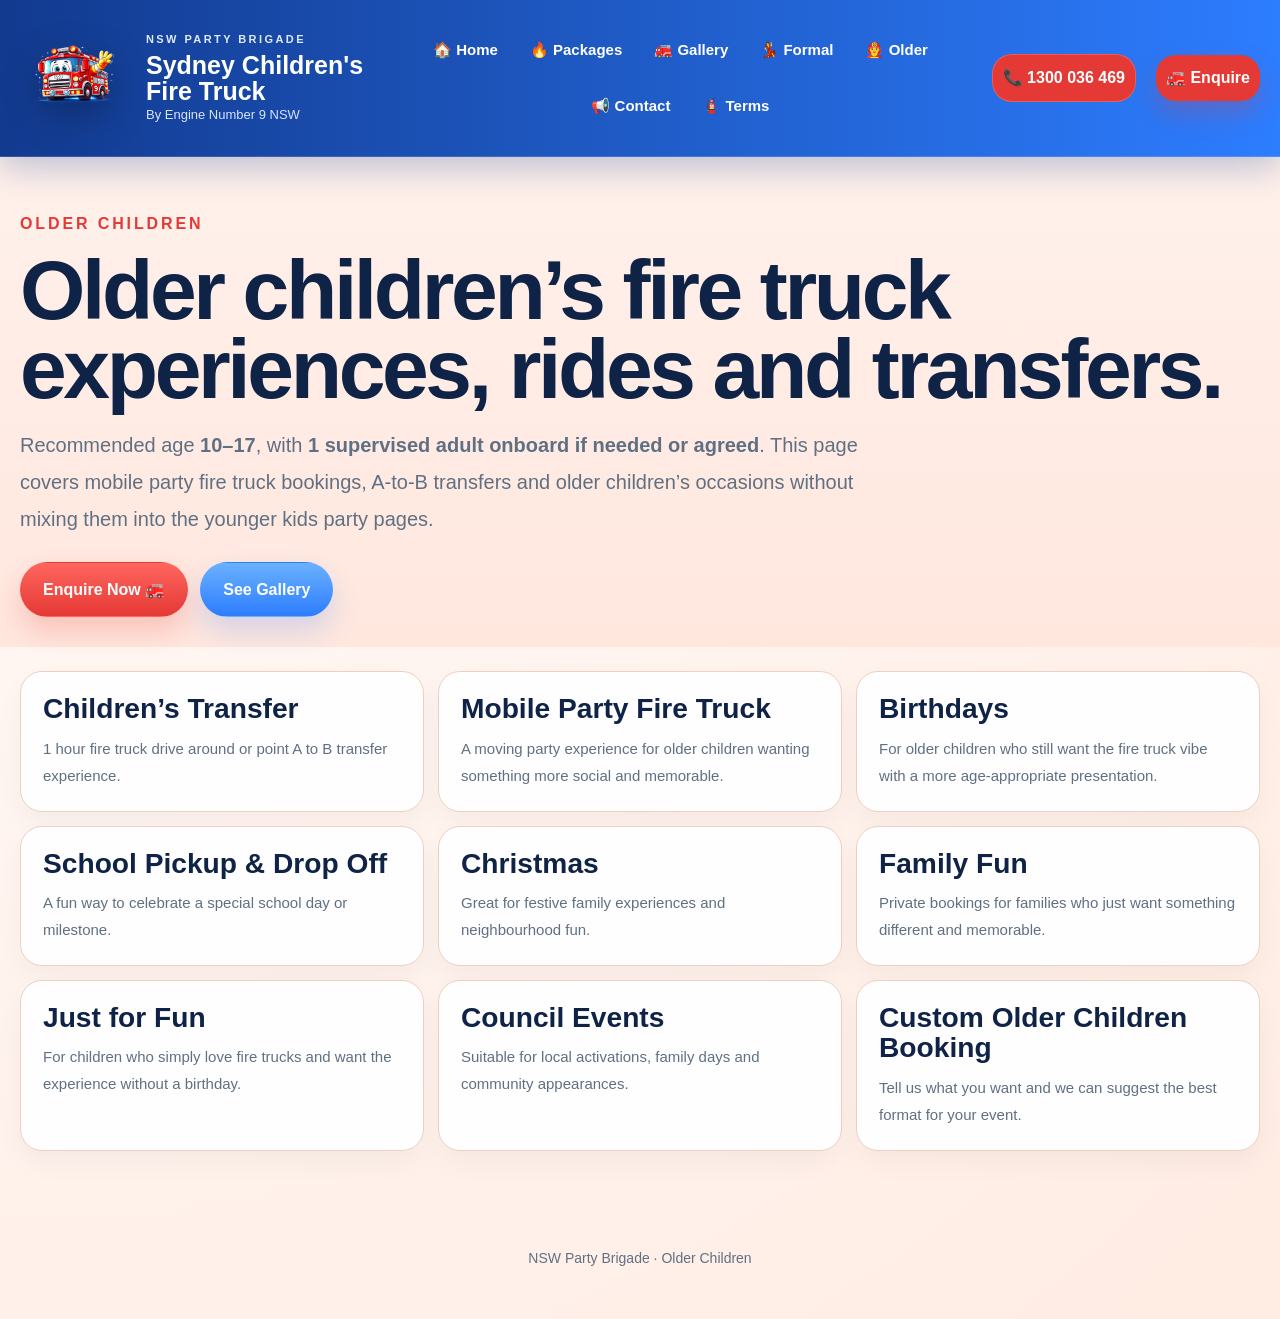
<file: older-children.html>
<!DOCTYPE html><html lang="en"><head><meta charset="UTF-8"><meta name="viewport" content="width=device-width, initial-scale=1.0"><title>Older Children | NSW Party Brigade</title>

<style>
:root{
  --bg:#fff5f0;--paper:#ffffff;--paper-soft:#fff1ea;--text:#162033;--muted:#607083;
  --line:#edd0c0;--red:#e53935;--red-dark:#b91f1b;--red-deep:#c62828;
  --blue:#2d7dff;--blue-dark:#123a8f;--yellow:#ffd84f;--orange:#ff9d42;--navy:#0f2347;
  --shadow:0 20px 50px rgba(0,0,0,.10);--max:1240px
}
*{box-sizing:border-box}
html{scroll-behavior:smooth}
body{
  margin:0;font-family:Inter,Arial,sans-serif;color:var(--text);line-height:1.6;
  background:
    radial-gradient(circle at top left,#fffdfb 0%,#fff5f0 42%,#ffece3 100%);
}
a{text-decoration:none;color:inherit}
img{max-width:100%;display:block}
.container{width:min(var(--max),calc(100% - 32px));margin:0 auto}
.topbar{
  position:sticky;top:0;z-index:100;
  background:linear-gradient(90deg,var(--blue-dark),var(--blue));
  color:#fff;
  backdrop-filter:blur(10px);
  box-shadow:0 12px 30px rgba(18,58,143,.25);
  border-bottom:1px solid rgba(255,255,255,.14)
}
.nav{display:flex;align-items:center;justify-content:space-between;gap:18px;padding:15px 0}
.brand{display:flex;align-items:center;gap:14px}
.brand img{width:76px;height:76px;object-fit:contain;filter:drop-shadow(0 8px 14px rgba(0,0,0,.25))}
.brand small{display:block;font-size:11px;text-transform:uppercase;letter-spacing:.22em;color:#dfeaff;font-weight:900;margin-bottom:4px}
.brand strong{display:block;font-size:24px;font-weight:900;color:#fff}
.brand span{display:block;font-size:12px;color:#d7e4ff}
.nav-links{display:flex;gap:18px;flex-wrap:wrap;font-size:14px;font-weight:800;color:#eef4ff}
.nav-links a{opacity:.95;transition:.2s ease}
.nav-links a:hover{opacity:1;transform:translateY(-1px)}
.nav-actions{display:flex;gap:10px;align-items:center}
.btn{
  display:inline-flex;align-items:center;justify-content:center;gap:8px;
  padding:14px 22px;border-radius:999px;border:1px solid transparent;font-weight:900;
  transition:transform .22s ease, box-shadow .22s ease, filter .22s ease
}
.btn:hover{transform:translateY(-2px) scale(1.02)}
.btn-primary{
  color:#fff;background:linear-gradient(180deg,#ff665e,var(--red));
  box-shadow:0 14px 28px rgba(229,57,53,.22), 0 0 0 rgba(229,57,53,0)
}
.btn-primary:hover{
  box-shadow:0 0 26px rgba(229,57,53,.34),0 18px 34px rgba(229,57,53,.28)
}
.btn-blue{
  color:#fff;background:linear-gradient(180deg,#6ab1ff,var(--blue));
  box-shadow:0 14px 28px rgba(45,125,255,.20), 0 0 0 rgba(45,125,255,0)
}
.btn-blue:hover{
  box-shadow:0 0 24px rgba(45,125,255,.30),0 18px 34px rgba(45,125,255,.25)
}
.btn-secondary{color:var(--navy);background:#fff;border-color:rgba(255,255,255,.55)}
.hero{padding:54px 0 30px}
.tag{display:inline-block;margin-bottom:10px;color:var(--red);font-size:12px;letter-spacing:.22em;text-transform:uppercase;font-weight:900}
h1,h2{margin:0;color:var(--navy);line-height:.98;letter-spacing:-.03em}
h1{font-size:clamp(40px,6vw,70px)}
h2{font-size:clamp(32px,5vw,52px)}
.lead,.section-head p{margin-top:18px;color:var(--muted);font-size:18px;line-height:1.8;max-width:860px}
.hero-buttons{display:flex;gap:12px;flex-wrap:wrap;margin-top:24px}
.section{padding:82px 0}
.section-head{max-width:820px;margin-bottom:30px}
.soft-card,.card{
  background:rgba(255,255,255,.95);border:1px solid var(--line);border-radius:22px;padding:22px;
  box-shadow:0 12px 28px rgba(0,0,0,.04);
  transition:transform .28s ease, box-shadow .28s ease
}
.soft-card:hover,.card:hover{
  transform:translateY(-8px);
  box-shadow:0 24px 60px rgba(0,0,0,.14)
}
.soft-card h3,.soft-card h4,.card h3{margin:0 0 10px;color:var(--navy)}
.soft-card p,.card p{margin:0;color:var(--muted);font-size:15px;line-height:1.8}
.footer{padding:26px 0 50px;font-size:14px;color:var(--muted);text-align:center}
.photo,.hero-main,.photo-grid img,.photo img{
  transition:transform .5s ease, box-shadow .35s ease, filter .35s ease
}
.photo:hover img,.hero-main:hover img{transform:scale(1.04)}
.red-section{
  background:linear-gradient(180deg,#fff1eb 0%, #ffe7de 100%);
}
.fire-glow{position:relative;overflow:hidden}
.fire-glow::after{
  content:"";position:absolute;inset:-25%;
  background:radial-gradient(circle, rgba(229,57,53,.16) 0%, transparent 55%);
  opacity:0;transition:opacity .35s ease;pointer-events:none
}
.fire-glow:hover::after{opacity:1}
@media(max-width:900px){.nav-links{display:none}}

.topbar{position:sticky;top:0;z-index:100;background:linear-gradient(90deg,var(--blue-dark),var(--blue));color:#fff;backdrop-filter:blur(10px);box-shadow:0 12px 30px rgba(18,58,143,.25);border-bottom:1px solid rgba(255,255,255,.14)}
.nav{display:grid;grid-template-columns:auto 1fr auto;align-items:center;gap:24px;padding:12px 0}
.brand{display:flex;align-items:center;gap:14px;min-width:0}
.brand img{width:128px;height:128px;object-fit:contain;filter:drop-shadow(0 12px 18px rgba(0,0,0,.28))}
.brand-text{min-width:0}
.brand small{display:block;font-size:11px;text-transform:uppercase;letter-spacing:.22em;color:#dfeaff;font-weight:900;margin-bottom:4px}
.brand strong{display:block;font-size:28px;font-weight:900;color:#fff;line-height:1.05}
.brand span{display:block;font-size:13px;color:#d7e4ff}
.desktop-nav{display:flex;justify-content:center;align-items:center;gap:12px;flex-wrap:wrap;min-width:0}
.desktop-nav a{display:inline-flex;align-items:center;gap:10px;color:#eef4ff;font-size:16px;font-weight:900;padding:12px 14px;border-radius:999px;transition:.22s ease}
.desktop-nav a:hover{background:rgba(255,255,255,.14);transform:translateY(-2px) scale(1.02)}
.nav-icon{font-size:24px;line-height:1;display:inline-flex;align-items:center;justify-content:center;animation:navPulse 2.8s ease-in-out infinite}
@keyframes navPulse{0%,100%{transform:translateY(0) scale(1)}50%{transform:translateY(-1px) scale(1.08)}}
.desktop-actions{display:flex;align-items:center;gap:10px}
.phone-pill,.enquire-pill{display:inline-flex;align-items:center;gap:10px;border-radius:999px;padding:15px 20px;font-weight:900;transition:.2s ease;white-space:nowrap;font-size:16px}
.phone-pill{background:rgba(255,255,255,.14);border:1px solid rgba(255,255,255,.18);color:#fff}
.phone-pill:hover{background:rgba(255,255,255,.22);transform:translateY(-1px)}
.enquire-pill{background:linear-gradient(180deg,#ff665e,var(--red));color:#fff;box-shadow:0 12px 24px rgba(229,57,53,.26)}
.enquire-pill:hover{transform:translateY(-2px);box-shadow:0 0 24px rgba(229,57,53,.34),0 18px 34px rgba(229,57,53,.28)}
.action-icon{font-size:22px;line-height:1}
.mobile-menu{display:none;margin-left:auto;position:relative}
.mobile-menu summary{list-style:none;cursor:pointer;min-width:160px;height:58px;border-radius:18px;display:flex;align-items:center;justify-content:center;gap:10px;background:rgba(255,255,255,.14);border:1px solid rgba(255,255,255,.18);color:#fff;font-size:20px;font-weight:900}
.mobile-menu summary::-webkit-details-marker{display:none}
.mobile-panel{position:absolute;right:0;top:68px;width:min(360px,calc(100vw - 24px));background:#ffffff;border:1px solid var(--line);border-radius:22px;box-shadow:0 20px 50px rgba(0,0,0,.14);padding:12px;display:grid;gap:6px}
.mobile-panel a{color:var(--navy);font-weight:900;font-size:17px;padding:14px 16px;border-radius:14px}
.mobile-panel a:hover{background:#fff4ed}
.mobile-panel .mobile-phone{background:#eef4ff;color:var(--blue-dark)}
.mobile-panel .mobile-enquire{background:linear-gradient(180deg,#ff665e,var(--red));color:#fff}
.section-head .tag{display:inline-block;margin-bottom:14px;font-size:16px;letter-spacing:.18em;text-transform:uppercase;font-weight:900;color:var(--red)}
.section-head h2{font-size:clamp(42px,6vw,72px);line-height:.95;letter-spacing:-.04em;color:var(--navy)}
.section-head p{font-size:20px;line-height:1.85}
@media (max-width:1280px){.brand img{width:112px;height:112px}.brand strong{font-size:25px}.desktop-nav a{font-size:15px;padding:10px 12px}}
@media (max-width:1100px){.desktop-actions{display:none}.mobile-menu{display:block}.nav{grid-template-columns:auto 1fr auto}}
@media (max-width:900px){.desktop-nav{justify-content:flex-start}.nav{grid-template-columns:1fr auto;gap:14px}.desktop-nav{grid-column:1 / -1;order:3;gap:10px;padding-top:4px}.desktop-nav a{font-size:15px;padding:10px 12px}.brand img{width:106px;height:106px}.brand strong{font-size:24px}}
@media (max-width:640px){.nav{grid-template-columns:1fr auto}.brand img{width:98px;height:98px}.brand strong{font-size:22px}.brand small{font-size:10px}.brand span{font-size:11px}.desktop-nav{display:flex;overflow-x:auto;flex-wrap:nowrap;padding-bottom:6px;scrollbar-width:none}.desktop-nav::-webkit-scrollbar{display:none}.desktop-nav a{font-size:15px;white-space:nowrap;padding:10px 12px}.nav-icon{font-size:22px}}


/* stronger headings across all pages */
h1{
  font-size: clamp(46px, 7vw, 84px) !important;
  line-height: .94 !important;
  letter-spacing: -.04em !important;
}
h2{
  font-size: clamp(42px, 6vw, 72px) !important;
  line-height: .95 !important;
  letter-spacing: -.04em !important;
}
.tag,
.section-head .tag{
  display:inline-block !important;
  margin-bottom:14px !important;
  font-size:16px !important;
  letter-spacing:.18em !important;
  text-transform:uppercase !important;
  font-weight:900 !important;
  color:var(--red) !important;
}
.lead,
.section-head p{
  font-size:20px !important;
  line-height:1.85 !important;
}
.card h3,
.soft-card h3,
.soft-card h4{
  font-size: clamp(22px, 2.2vw, 30px) !important;
  line-height:1.08 !important;
}
@media (max-width: 640px){
  h1{font-size:42px !important;}
  h2{font-size:38px !important;}
  .lead,.section-head p{font-size:18px !important;}
  .card h3,.soft-card h3,.soft-card h4{font-size:22px !important;}
}

.topbar{position:sticky;top:0;background:linear-gradient(90deg,#123a8f,#2d7dff);color:#fff;padding:10px 0}
.nav{display:flex;align-items:center;justify-content:space-between}
.desktop-nav{display:flex;gap:12px;overflow-x:auto}
.desktop-nav a{padding:10px;font-weight:bold;color:#fff;white-space:nowrap}
.desktop-actions a{margin-left:10px;padding:10px;border-radius:20px;background:#e53935;color:#fff}
</style>

<style>.grid{display:grid;grid-template-columns:repeat(3,1fr);gap:14px;padding:24px 0 70px}@media(max-width:900px){.grid{grid-template-columns:repeat(2,1fr)}}@media(max-width:640px){.grid{grid-template-columns:1fr}}.topbar{position:sticky;top:0;background:linear-gradient(90deg,#123a8f,#2d7dff);color:#fff;padding:10px 0}
.nav{display:flex;align-items:center;justify-content:space-between}
.desktop-nav{display:flex;gap:12px;overflow-x:auto}
.desktop-nav a{padding:10px;font-weight:bold;color:#fff;white-space:nowrap}
.desktop-actions a{margin-left:10px;padding:10px;border-radius:20px;background:#e53935;color:#fff}
</style></head><body>

<header class="topbar">
<div class="container nav">
<a class="brand" href="index.html">
<img src="images/firetruck-logo.png">
<div class="brand-text">
<small>NSW Party Brigade</small>
<strong>Sydney Children's Fire Truck</strong>
<span>By Engine Number 9 NSW</span>
</div></a>

<nav class="desktop-nav">
<a href="index.html">🏠 Home</a>
<a href="packages.html">🔥 Packages</a>
<a href="gallery.html">🚒 Gallery</a>
<a href="formal.html">💃 Formal</a>
<a href="older-children.html">👨‍🚒 Older</a>
<a href="contact.html">📢 Contact</a>
<a href="terms.html">🧯 Terms</a>
</nav>

<div class="desktop-actions">
<a class="phone-pill" href="tel:1300036469">📞 1300 036 469</a>
<a class="enquire-pill" href="contact.html">🚒 Enquire</a>
</div>
</div></header>

<section class="hero red-section"><div class="container"><div class="tag">Older children</div><h1>Older children’s fire truck experiences, rides and transfers.</h1><p class="lead">Recommended age <strong>10–17</strong>, with <strong>1 supervised adult onboard if needed or agreed</strong>. This page covers mobile party fire truck bookings, A-to-B transfers and older children’s occasions without mixing them into the younger kids party pages.</p><div class="hero-buttons"><a class="btn btn-primary" href="contact.html">Enquire Now 🚒</a><a class="btn btn-blue" href="gallery.html">See Gallery</a></div></div></section><div class="container"><div class="grid"><div class="card"><h3>Children’s Transfer</h3><p>1 hour fire truck drive around or point A to B transfer experience.</p></div><div class="card"><h3>Mobile Party Fire Truck</h3><p>A moving party experience for older children wanting something more social and memorable.</p></div><div class="card"><h3>Birthdays</h3><p>For older children who still want the fire truck vibe with a more age-appropriate presentation.</p></div><div class="card"><h3>School Pickup & Drop Off</h3><p>A fun way to celebrate a special school day or milestone.</p></div><div class="card"><h3>Christmas</h3><p>Great for festive family experiences and neighbourhood fun.</p></div><div class="card"><h3>Family Fun</h3><p>Private bookings for families who just want something different and memorable.</p></div><div class="card"><h3>Just for Fun</h3><p>For children who simply love fire trucks and want the experience without a birthday.</p></div><div class="card"><h3>Council Events</h3><p>Suitable for local activations, family days and community appearances.</p></div><div class="card"><h3>Custom Older Children Booking</h3><p>Tell us what you want and we can suggest the best format for your event.</p></div></div></div><div class="footer container">NSW Party Brigade · Older Children</div></body></html>
</file>
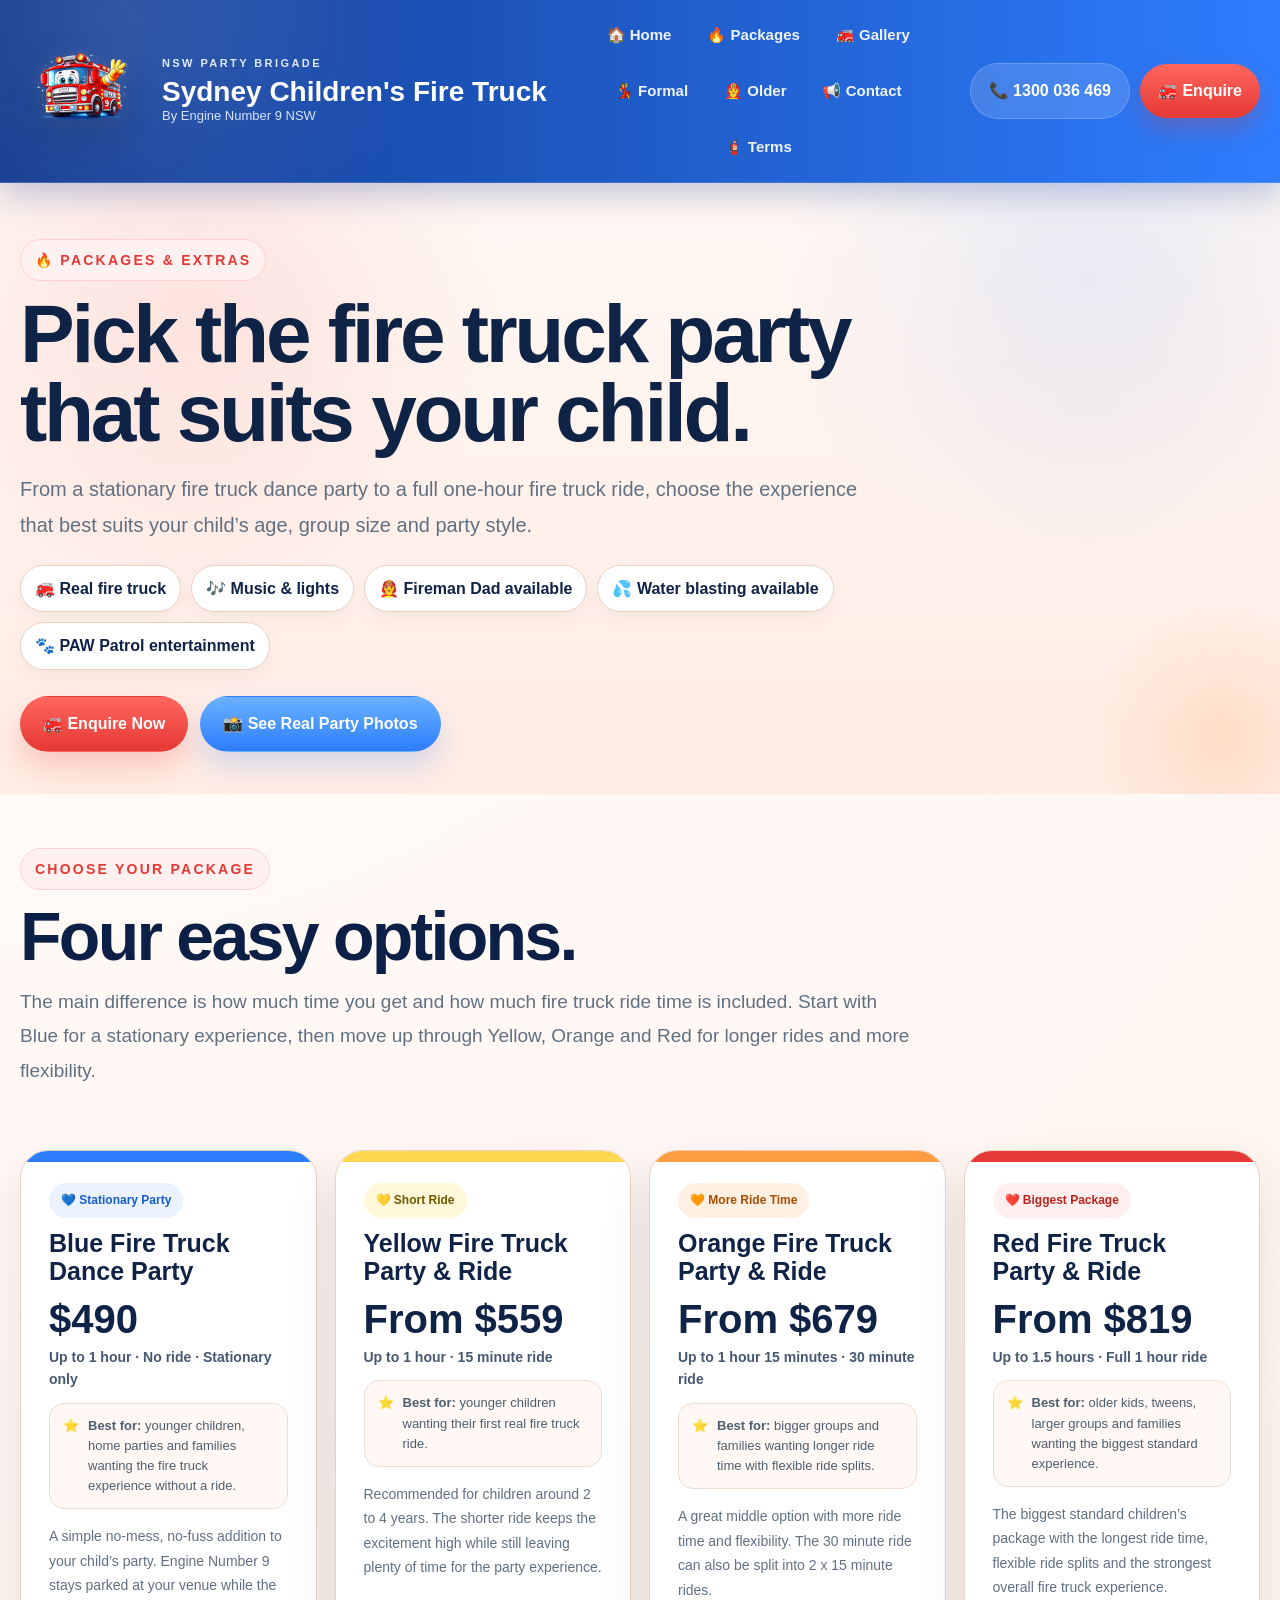
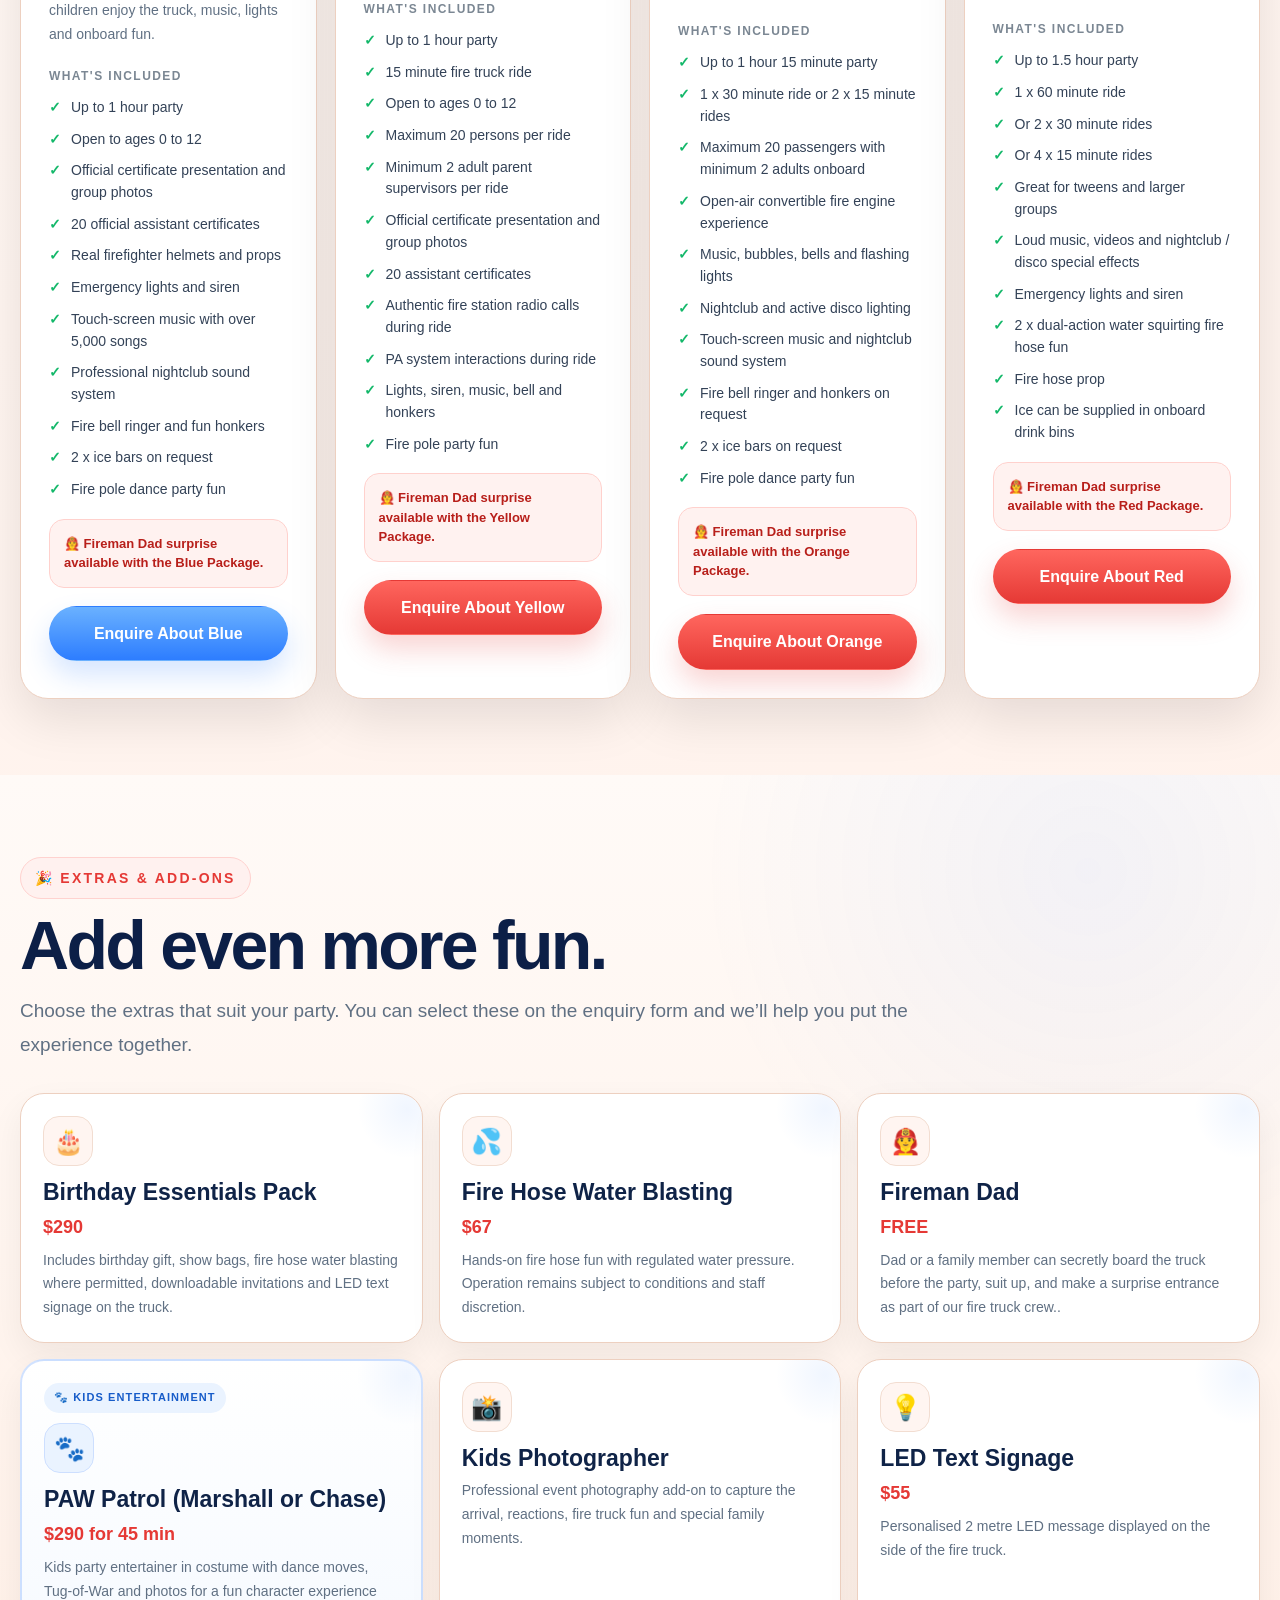
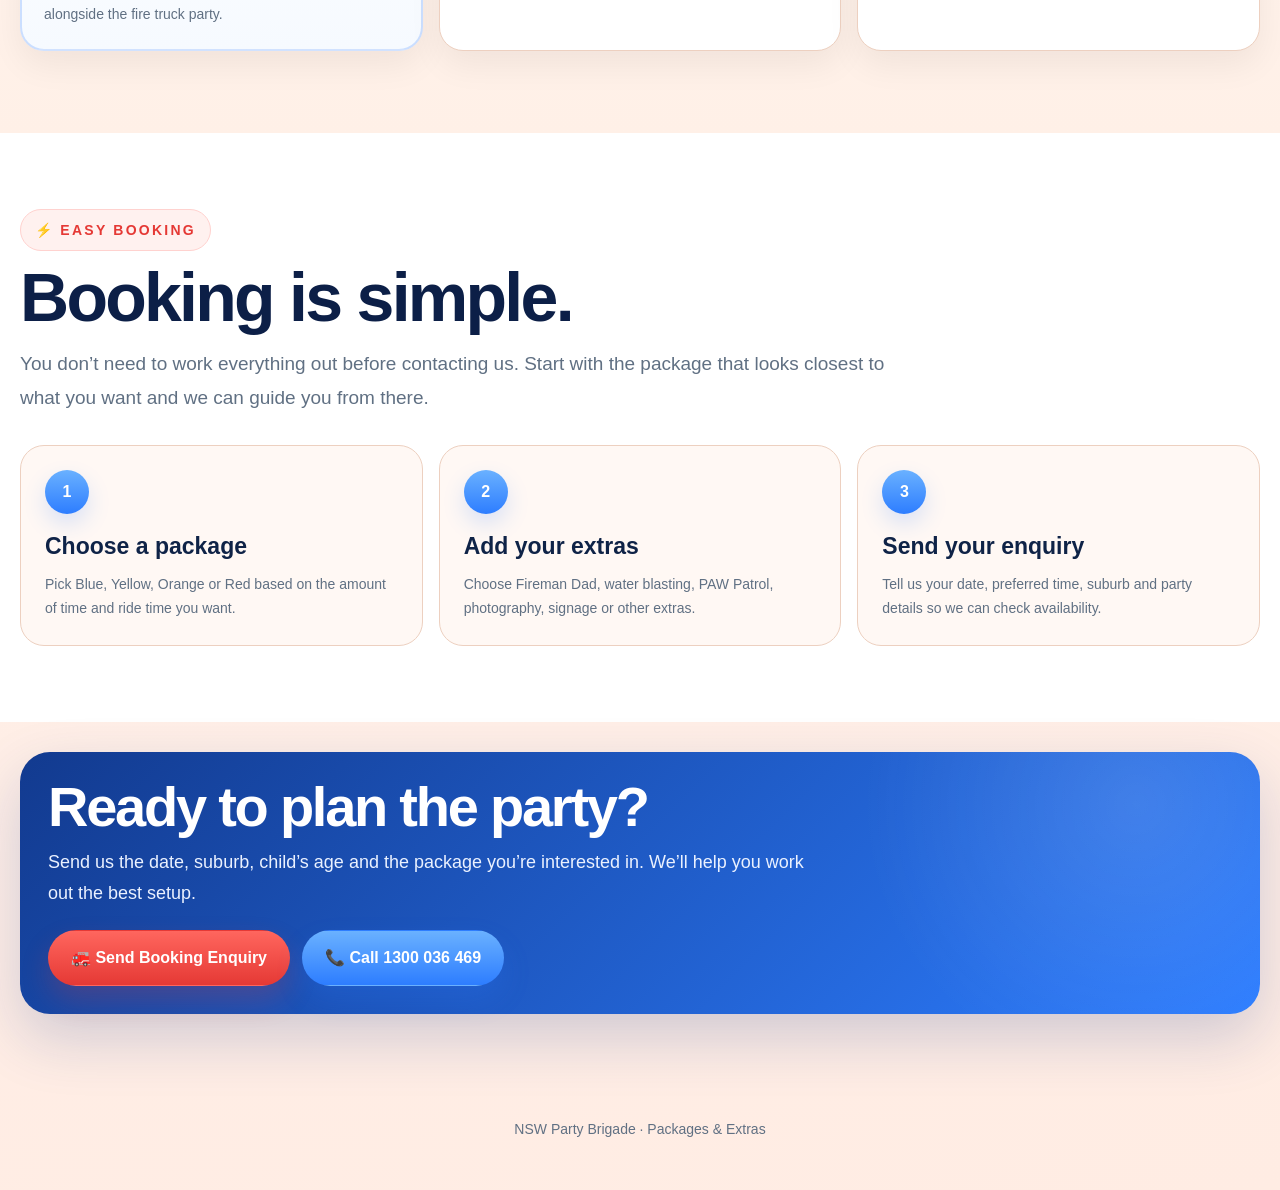
<file: packages.html>
<!DOCTYPE html>
<html lang="en">
<head>
  <meta charset="UTF-8" />
  <meta name="viewport" content="width=device-width, initial-scale=1.0" />

  <title>Packages & Extras | NSW Party Brigade</title>

  <meta
    name="description"
    content="Compare NSW Party Brigade children's fire truck party packages, rides, extras, Fireman Dad, PAW Patrol entertainment, water blasting and more across Sydney."
  />

  <meta name="theme-color" content="#1b50d4" />
  <link rel="canonical" href="https://partybrigade.com.au/packages.html" />

  <link rel="stylesheet" href="assets/css/main.css" />

  <style>
    :root{
      --bg:#fff5f0;
      --paper:#ffffff;
      --paper-soft:#fff1ea;
      --text:#162033;
      --muted:#607083;
      --line:#edd0c0;
      --red:#e53935;
      --red-dark:#b91f1b;
      --red-deep:#c62828;
      --blue:#2d7dff;
      --blue-dark:#123a8f;
      --yellow:#ffd84f;
      --orange:#ff9d42;
      --navy:#0f2347;
      --shadow:0 20px 50px rgba(0,0,0,.10);
      --max:1240px;
    }

    *{
      box-sizing:border-box;
    }

    html{
      scroll-behavior:smooth;
    }

    body{
      margin:0;
      font-family:Inter,Arial,sans-serif;
      color:var(--text);
      line-height:1.6;
      background:
        radial-gradient(circle at top left,#fffdfb 0%,#fff5f0 42%,#ffece3 100%);
    }

    a{
      text-decoration:none;
      color:inherit;
    }

    img{
      max-width:100%;
      display:block;
    }

    .container{
      width:min(var(--max),calc(100% - 32px));
      margin:0 auto;
    }

    /* =========================
       HEADER
    ========================= */

    .topbar{
      position:sticky;
      top:0;
      z-index:100;
      background:
        radial-gradient(circle at 10% 10%,rgba(255,255,255,.12),transparent 25%),
        linear-gradient(90deg,#123a8f,#2d7dff);
      color:#fff;
      box-shadow:0 12px 30px rgba(18,58,143,.25);
      border-bottom:1px solid rgba(255,255,255,.14);
    }

    .nav{
      display:grid;
      grid-template-columns:auto 1fr auto;
      align-items:center;
      gap:24px;
      padding:12px 0;
    }

    .brand{
      display:flex;
      align-items:center;
      gap:14px;
      min-width:0;
    }

    .brand img{
      width:128px;
      height:128px;
      object-fit:contain;
      filter:
        drop-shadow(0 12px 18px rgba(0,0,0,.22))
        drop-shadow(0 0 10px rgba(255,255,255,.12));
    }

    .brand-text{
      min-width:0;
    }

    .brand small{
      display:block;
      font-size:11px;
      text-transform:uppercase;
      letter-spacing:.22em;
      color:#dfeaff;
      font-weight:900;
      margin-bottom:4px;
    }

    .brand strong{
      display:block;
      font-size:28px;
      font-weight:900;
      color:#fff;
      line-height:1.05;
    }

    .brand span{
      display:block;
      font-size:13px;
      color:#d7e4ff;
    }

    .desktop-nav{
      display:flex;
      justify-content:center;
      align-items:center;
      gap:10px;
      flex-wrap:wrap;
      min-width:0;
    }

    .desktop-nav a{
      display:inline-flex;
      align-items:center;
      gap:8px;
      color:#eef4ff;
      font-size:15px;
      font-weight:900;
      padding:11px 13px;
      border-radius:999px;
      white-space:nowrap;
      transition:.22s ease;
    }

    .desktop-nav a:hover{
      background:rgba(255,255,255,.14);
      transform:translateY(-2px);
    }

    .desktop-actions{
      display:flex;
      align-items:center;
      gap:10px;
    }

    .phone-pill,
    .enquire-pill{
      display:inline-flex;
      align-items:center;
      gap:9px;
      border-radius:999px;
      padding:14px 18px;
      font-weight:900;
      white-space:nowrap;
    }

    .phone-pill{
      background:rgba(255,255,255,.14);
      border:1px solid rgba(255,255,255,.18);
      color:#fff;
    }

    .enquire-pill{
      background:linear-gradient(180deg,#ff665e,var(--red));
      color:#fff;
      box-shadow:0 12px 24px rgba(229,57,53,.26);
    }

    /* =========================
       HERO
    ========================= */

    .hero{
      position:relative;
      overflow:hidden;
      padding:56px 0 42px;
      background:
        radial-gradient(circle at 15% 20%,rgba(229,57,53,.10),transparent 26%),
        radial-gradient(circle at 85% 15%,rgba(45,125,255,.10),transparent 26%),
        linear-gradient(180deg,#fff8f4 0%,#ffece3 100%);
    }

    .hero::after{
      content:"";
      position:absolute;
      right:-70px;
      bottom:-70px;
      width:260px;
      height:260px;
      border-radius:999px;
      background:radial-gradient(circle,rgba(255,157,66,.18),transparent 70%);
      pointer-events:none;
    }

    .hero-inner{
      position:relative;
      z-index:1;
      max-width:920px;
    }

    .tag{
      display:inline-flex;
      align-items:center;
      gap:8px;
      margin-bottom:14px;
      padding:9px 14px;
      border-radius:999px;
      color:var(--red);
      background:#fff1ef;
      border:1px solid #ffd2cf;
      font-size:14px;
      letter-spacing:.16em;
      text-transform:uppercase;
      font-weight:900;
    }

    h1,
    h2{
      margin:0;
      color:var(--navy);
      line-height:.96;
      letter-spacing:-.04em;
      font-weight:900;
    }

    h1{
      font-size:clamp(46px,7vw,82px);
    }

    h2{
      font-size:clamp(40px,6vw,68px);
    }

    .lead{
      margin-top:18px;
      color:var(--muted);
      font-size:20px;
      line-height:1.8;
      max-width:850px;
    }

    .hero-highlights{
      display:flex;
      gap:10px;
      flex-wrap:wrap;
      margin-top:22px;
    }

    .hero-highlights span{
      background:#fff;
      border:1px solid var(--line);
      border-radius:999px;
      padding:10px 14px;
      color:var(--navy);
      font-weight:800;
      box-shadow:0 8px 18px rgba(0,0,0,.04);
    }

    .hero-buttons{
      display:flex;
      gap:12px;
      flex-wrap:wrap;
      margin-top:26px;
    }

    .btn{
      display:inline-flex;
      align-items:center;
      justify-content:center;
      gap:8px;
      padding:14px 22px;
      border-radius:999px;
      border:1px solid transparent;
      font-weight:900;
      transition:transform .22s ease,box-shadow .22s ease;
    }

    .btn:hover{
      transform:translateY(-2px) scale(1.02);
    }

    .btn-primary{
      color:#fff;
      background:linear-gradient(180deg,#ff665e,var(--red));
      box-shadow:0 14px 28px rgba(229,57,53,.22);
    }

    .btn-blue{
      color:#fff;
      background:linear-gradient(180deg,#6ab1ff,var(--blue));
      box-shadow:0 14px 28px rgba(45,125,255,.20);
    }

    /* =========================
       PACKAGE INTRO
    ========================= */

    .package-intro{
      padding:54px 0 12px;
    }

    .section-head{
      max-width:900px;
      margin-bottom:30px;
    }

    .section-head p{
      margin-top:16px;
      color:var(--muted);
      font-size:19px;
      line-height:1.8;
    }

    /* =========================
       PACKAGES
    ========================= */

    .packages{
      display:grid;
      grid-template-columns:repeat(4,1fr);
      gap:18px;
      padding:20px 0 76px;
    }

    .package{
      position:relative;
      background:#fff;
      border:1px solid var(--line);
      border-radius:28px;
      padding:28px;
      box-shadow:var(--shadow);
      display:flex;
      flex-direction:column;
      overflow:hidden;
      transition:transform .25s ease,box-shadow .25s ease;
    }

    .package:hover{
      transform:translateY(-7px);
      box-shadow:0 28px 60px rgba(0,0,0,.14);
    }

    .package::before{
      content:"";
      position:absolute;
      left:0;
      right:0;
      top:0;
      height:11px;
    }

    .blue::before{background:var(--blue)}
    .yellow::before{background:var(--yellow)}
    .orange::before{background:var(--orange)}
    .redpkg::before{background:var(--red)}

    .package-badge{
      display:inline-flex;
      align-items:center;
      gap:7px;
      align-self:flex-start;
      border-radius:999px;
      padding:8px 12px;
      font-size:12px;
      font-weight:900;
      margin:4px 0 12px;
    }

    .blue .package-badge{
      background:#eaf3ff;
      color:#175cc9;
    }

    .yellow .package-badge{
      background:#fff8d9;
      color:#725600;
    }

    .orange .package-badge{
      background:#fff0e2;
      color:#a54d00;
    }

    .redpkg .package-badge{
      background:#fff0ef;
      color:#bd221d;
    }

    .package h3{
      margin:0;
      font-size:25px;
      line-height:1.1;
      color:var(--navy);
    }

    .price{
      margin:14px 0 7px;
      font-size:40px;
      line-height:1;
      font-weight:900;
      color:var(--navy);
    }

    .subline{
      color:#465872;
      font-size:14px;
      font-weight:800;
      margin-bottom:12px;
    }

    .best-for{
      display:flex;
      align-items:flex-start;
      gap:9px;
      margin:0 0 15px;
      padding:12px 13px;
      border-radius:15px;
      background:#fff8f4;
      border:1px solid #f0ddd1;
      color:#4d5e70;
      font-size:13px;
      line-height:1.55;
    }

    .desc{
      color:var(--muted);
      font-size:14px;
      line-height:1.75;
      margin-bottom:16px;
    }

    .included-title{
      font-size:12px;
      font-weight:900;
      text-transform:uppercase;
      letter-spacing:.12em;
      color:#7b8793;
      margin:4px 0 11px;
    }

    .list{
      list-style:none;
      padding:0;
      margin:0;
      display:grid;
      gap:10px;
      font-size:14px;
    }

    .list li{
      position:relative;
      padding-left:22px;
      color:#334257;
      line-height:1.55;
    }

    .list li::before{
      content:"✓";
      position:absolute;
      left:0;
      top:0;
      color:var(--green,#14b86a);
      font-weight:900;
    }

    .fireman-note{
      margin-top:18px;
      padding:14px;
      border-radius:15px;
      background:#fff2f0;
      border:1px solid #ffd1cd;
      font-size:13px;
      line-height:1.5;
      color:#b81f1a;
      font-weight:900;
    }

    .package .btn{
      margin-top:18px;
      width:100%;
    }

    /* =========================
       EXTRAS
    ========================= */

    .extras-section{
      padding:82px 0;
      background:
        radial-gradient(circle at 85% 10%,rgba(45,125,255,.06),transparent 28%),
        linear-gradient(180deg,#fffaf7,#fff0e7);
    }

    .extras-grid{
      display:grid;
      grid-template-columns:repeat(3,1fr);
      gap:16px;
      margin-top:28px;
    }

    .extra-card{
      background:#fff;
      border:1px solid var(--line);
      border-radius:24px;
      padding:22px;
      box-shadow:0 14px 34px rgba(0,0,0,.06);
      transition:transform .22s ease,box-shadow .22s ease;
      position:relative;
      overflow:hidden;
    }

    .extra-card:hover{
      transform:translateY(-5px);
      box-shadow:0 22px 46px rgba(0,0,0,.10);
    }

    .extra-card::after{
      content:"";
      position:absolute;
      right:-35px;
      top:-35px;
      width:100px;
      height:100px;
      border-radius:999px;
      background:radial-gradient(circle,rgba(45,125,255,.07),transparent 70%);
      pointer-events:none;
    }

    .extra-icon{
      width:50px;
      height:50px;
      border-radius:16px;
      display:flex;
      align-items:center;
      justify-content:center;
      font-size:25px;
      margin-bottom:14px;
      background:#fff5f1;
      border:1px solid #f2ddd1;
    }

    .extra-card h3{
      margin:0 0 8px;
      color:var(--navy);
      font-size:23px;
      line-height:1.1;
    }

    .extra-price{
      display:block;
      margin-bottom:7px;
      color:var(--red);
      font-weight:900;
      font-size:18px;
    }

    .extra-card p{
      margin:0;
      color:var(--muted);
      font-size:14px;
      line-height:1.7;
    }

    .paw-card{
      border:2px solid rgba(45,125,255,.22);
      background:
        linear-gradient(180deg,#ffffff 0%,#f6faff 100%);
    }

    .paw-card .extra-icon{
      background:#eaf3ff;
      border-color:#cddfff;
    }

    .paw-badge{
      display:inline-block;
      margin-bottom:10px;
      padding:6px 10px;
      border-radius:999px;
      background:#eaf3ff;
      color:#175cc9;
      font-size:11px;
      font-weight:900;
      text-transform:uppercase;
      letter-spacing:.1em;
    }

    /* =========================
       SIMPLE BOOKING GUIDE
    ========================= */

    .booking-guide{
      padding:76px 0;
      background:#fff;
    }

    .steps{
      display:grid;
      grid-template-columns:repeat(3,1fr);
      gap:16px;
      margin-top:26px;
    }

    .step{
      background:#fff8f4;
      border:1px solid var(--line);
      border-radius:24px;
      padding:24px;
    }

    .step-number{
      width:44px;
      height:44px;
      display:flex;
      align-items:center;
      justify-content:center;
      border-radius:999px;
      background:linear-gradient(180deg,#6ab1ff,var(--blue));
      color:#fff;
      font-weight:900;
      margin-bottom:14px;
      box-shadow:0 10px 22px rgba(45,125,255,.18);
    }

    .step h3{
      margin:0 0 8px;
      color:var(--navy);
      font-size:23px;
    }

    .step p{
      margin:0;
      color:var(--muted);
      font-size:14px;
      line-height:1.7;
    }

    .final-cta{
      padding:30px 0 78px;
    }

    .cta-card{
      border-radius:30px;
      padding:28px;
      color:#fff;
      background:
        radial-gradient(circle at 90% 20%,rgba(255,255,255,.12),transparent 24%),
        linear-gradient(135deg,#123a8f,#2d7dff);
      box-shadow:0 24px 60px rgba(18,58,143,.20);
    }

    .cta-card h2{
      color:#fff;
      font-size:clamp(34px,5vw,56px);
    }

    .cta-card p{
      max-width:760px;
      margin:14px 0 0;
      color:#eaf1ff;
      font-size:18px;
      line-height:1.7;
    }

    .cta-actions{
      display:flex;
      gap:12px;
      flex-wrap:wrap;
      margin-top:22px;
    }

    .footer{
      padding:26px 0 50px;
      font-size:14px;
      color:var(--muted);
      text-align:center;
    }

    /* =========================
       RESPONSIVE
    ========================= */

    @media(max-width:1180px){
      .packages{
        grid-template-columns:repeat(2,1fr);
      }

      .extras-grid,
      .steps{
        grid-template-columns:repeat(2,1fr);
      }
    }

    @media(max-width:1100px){
      .desktop-actions{
        display:none;
      }
    }

    @media(max-width:900px){
      .nav{
        grid-template-columns:1fr;
      }

      .desktop-nav{
        justify-content:flex-start;
        overflow-x:auto;
        flex-wrap:nowrap;
        scrollbar-width:none;
        padding-bottom:5px;
      }

      .desktop-nav::-webkit-scrollbar{
        display:none;
      }

      .brand img{
        width:106px;
        height:106px;
      }

      .brand strong{
        font-size:24px;
      }
    }

    @media(max-width:720px){
      .packages,
      .extras-grid,
      .steps{
        grid-template-columns:1fr;
      }

      .hero{
        padding:42px 0 32px;
      }

      .packages{
        padding-bottom:55px;
      }

      .package{
        padding:24px 20px;
      }

      .price{
        font-size:38px;
      }
    }

    @media(max-width:640px){
      .brand img{
        width:98px;
        height:98px;
      }

      .brand strong{
        font-size:21px;
      }

      .brand small{
        font-size:9px;
      }

      .brand span{
        font-size:11px;
      }

      h1{
        font-size:42px;
      }

      h2{
        font-size:38px;
      }

      .lead,
      .section-head p{
        font-size:18px;
      }

      .hero-buttons .btn,
      .cta-actions .btn{
        width:100%;
      }
    }
  </style>
</head>

<body>

  <header class="topbar">
    <div class="container nav">

      <a class="brand" href="index.html">
        <img
          src="images/firetruck-logo.png"
          alt="NSW Party Brigade fire truck logo"
        >

        <div class="brand-text">
          <small>NSW Party Brigade</small>
          <strong>Sydney Children's Fire Truck</strong>
          <span>By Engine Number 9 NSW</span>
        </div>
      </a>

      <nav class="desktop-nav" aria-label="Main navigation">
        <a href="index.html">🏠 Home</a>
        <a href="packages.html">🔥 Packages</a>
        <a href="gallery.html">🚒 Gallery</a>
        <a href="formal.html">💃 Formal</a>
        <a href="older-children.html">👨‍🚒 Older</a>
        <a href="contact.html">📢 Contact</a>
        <a href="terms.html">🧯 Terms</a>
      </nav>

      <div class="desktop-actions">
        <a class="phone-pill" href="tel:1300036469">
          📞 1300 036 469
        </a>

        <a class="enquire-pill" href="contact.html">
          🚒 Enquire
        </a>
      </div>

    </div>
  </header>

  <main>

    <!-- HERO -->
    <section class="hero">
      <div class="container">
        <div class="hero-inner">

          <div class="tag">
            🔥 Packages & Extras
          </div>

          <h1>
            Pick the fire truck party that suits your child.
          </h1>

          <p class="lead">
            From a stationary fire truck dance party to a full one-hour fire truck ride,
            choose the experience that best suits your child’s age, group size and party style.
          </p>

          <div class="hero-highlights">
            <span>🚒 Real fire truck</span>
            <span>🎶 Music & lights</span>
            <span>👨‍🚒 Fireman Dad available</span>
            <span>💦 Water blasting available</span>
            <span>🐾 PAW Patrol entertainment</span>
          </div>

          <div class="hero-buttons">
            <a class="btn btn-primary" href="contact.html">
              🚒 Enquire Now
            </a>

            <a class="btn btn-blue" href="gallery.html">
              📸 See Real Party Photos
            </a>
          </div>

        </div>
      </div>
    </section>

    <!-- PACKAGE INTRO -->
    <section class="package-intro">
      <div class="container">

        <div class="section-head">
          <div class="tag">Choose Your Package</div>

          <h2>
            Four easy options.
          </h2>

          <p>
            The main difference is how much time you get and how much fire truck ride time is included.
            Start with Blue for a stationary experience, then move up through Yellow, Orange and Red for longer rides and more flexibility.
          </p>
        </div>

      </div>
    </section>

    <!-- PACKAGES -->
    <div class="container packages">

      <!-- BLUE -->
      <article class="package blue">

        <div class="package-badge">
          💙 Stationary Party
        </div>

        <h3>
          Blue Fire Truck Dance Party
        </h3>

        <div class="price">
          $490
        </div>

        <div class="subline">
          Up to 1 hour · No ride · Stationary only
        </div>

        <div class="best-for">
          <span>⭐</span>
          <span>
            <strong>Best for:</strong> younger children, home parties and families wanting the fire truck experience without a ride.
          </span>
        </div>

        <div class="desc">
          A simple no-mess, no-fuss addition to your child’s party.
          Engine Number 9 stays parked at your venue while the children enjoy the truck,
          music, lights and onboard fun.
        </div>

        <div class="included-title">
          What's included
        </div>

        <ul class="list">
          <li>Up to 1 hour party</li>
          <li>Open to ages 0 to 12</li>
          <li>Official certificate presentation and group photos</li>
          <li>20 official assistant certificates</li>
          <li>Real firefighter helmets and props</li>
          <li>Emergency lights and siren</li>
          <li>Touch-screen music with over 5,000 songs</li>
          <li>Professional nightclub sound system</li>
          <li>Fire bell ringer and fun honkers</li>
          <li>2 x ice bars on request</li>
          <li>Fire pole dance party fun</li>
        </ul>

        <div class="fireman-note">
          👨‍🚒 Fireman Dad surprise available with the Blue Package.
        </div>

        <a class="btn btn-blue" href="contact.html">
          Enquire About Blue
        </a>

      </article>

      <!-- YELLOW -->
      <article class="package yellow">

        <div class="package-badge">
          💛 Short Ride
        </div>

        <h3>
          Yellow Fire Truck Party & Ride
        </h3>

        <div class="price">
          From $559
        </div>

        <div class="subline">
          Up to 1 hour · 15 minute ride
        </div>

        <div class="best-for">
          <span>⭐</span>
          <span>
            <strong>Best for:</strong> younger children wanting their first real fire truck ride.
          </span>
        </div>

        <div class="desc">
          Recommended for children around 2 to 4 years.
          The shorter ride keeps the excitement high while still leaving plenty of time for the party experience.
        </div>

        <div class="included-title">
          What's included
        </div>

        <ul class="list">
          <li>Up to 1 hour party</li>
          <li>15 minute fire truck ride</li>
          <li>Open to ages 0 to 12</li>
          <li>Maximum 20 persons per ride</li>
          <li>Minimum 2 adult parent supervisors per ride</li>
          <li>Official certificate presentation and group photos</li>
          <li>20 assistant certificates</li>
          <li>Authentic fire station radio calls during ride</li>
          <li>PA system interactions during ride</li>
          <li>Lights, siren, music, bell and honkers</li>
          <li>Fire pole party fun</li>
        </ul>

        <div class="fireman-note">
          👨‍🚒 Fireman Dad surprise available with the Yellow Package.
        </div>

        <a class="btn btn-primary" href="contact.html">
          Enquire About Yellow
        </a>

      </article>

      <!-- ORANGE -->
      <article class="package orange">

        <div class="package-badge">
          🧡 More Ride Time
        </div>

        <h3>
          Orange Fire Truck Party & Ride
        </h3>

        <div class="price">
          From $679
        </div>

        <div class="subline">
          Up to 1 hour 15 minutes · 30 minute ride
        </div>

        <div class="best-for">
          <span>⭐</span>
          <span>
            <strong>Best for:</strong> bigger groups and families wanting longer ride time with flexible ride splits.
          </span>
        </div>

        <div class="desc">
          A great middle option with more ride time and flexibility.
          The 30 minute ride can also be split into 2 x 15 minute rides.
        </div>

        <div class="included-title">
          What's included
        </div>

        <ul class="list">
          <li>Up to 1 hour 15 minute party</li>
          <li>1 x 30 minute ride or 2 x 15 minute rides</li>
          <li>Maximum 20 passengers with minimum 2 adults onboard</li>
          <li>Open-air convertible fire engine experience</li>
          <li>Music, bubbles, bells and flashing lights</li>
          <li>Nightclub and active disco lighting</li>
          <li>Touch-screen music and nightclub sound system</li>
          <li>Fire bell ringer and honkers on request</li>
          <li>2 x ice bars on request</li>
          <li>Fire pole dance party fun</li>
        </ul>

        <div class="fireman-note">
          👨‍🚒 Fireman Dad surprise available with the Orange Package.
        </div>

        <a class="btn btn-primary" href="contact.html">
          Enquire About Orange
        </a>

      </article>

      <!-- RED -->
      <article class="package redpkg">

        <div class="package-badge">
          ❤️ Biggest Package
        </div>

        <h3>
          Red Fire Truck Party & Ride
        </h3>

        <div class="price">
          From $819
        </div>

        <div class="subline">
          Up to 1.5 hours · Full 1 hour ride
        </div>

        <div class="best-for">
          <span>⭐</span>
          <span>
            <strong>Best for:</strong> older kids, tweens, larger groups and families wanting the biggest standard experience.
          </span>
        </div>

        <div class="desc">
          The biggest standard children’s package with the longest ride time,
          flexible ride splits and the strongest overall fire truck experience.
        </div>

        <div class="included-title">
          What's included
        </div>

        <ul class="list">
          <li>Up to 1.5 hour party</li>
          <li>1 x 60 minute ride</li>
          <li>Or 2 x 30 minute rides</li>
          <li>Or 4 x 15 minute rides</li>
          <li>Great for tweens and larger groups</li>
          <li>Loud music, videos and nightclub / disco special effects</li>
          <li>Emergency lights and siren</li>
          <li>2 x dual-action water squirting fire hose fun</li>
          <li>Fire hose prop</li>
          <li>Ice can be supplied in onboard drink bins</li>
        </ul>

        <div class="fireman-note">
          👨‍🚒 Fireman Dad surprise available with the Red Package.
        </div>

        <a class="btn btn-primary" href="contact.html">
          Enquire About Red
        </a>

      </article>

    </div>

    <!-- EXTRAS -->
    <section class="extras-section">
      <div class="container">

        <div class="section-head">

          <div class="tag">
            🎉 Extras & Add-ons
          </div>

          <h2>
            Add even more fun.
          </h2>

          <p>
            Choose the extras that suit your party.
            You can select these on the enquiry form and we’ll help you put the experience together.
          </p>

        </div>

        <div class="extras-grid">

          <div class="extra-card">
            <div class="extra-icon">🎂</div>

            <h3>
              Birthday Essentials Pack
            </h3>

            <span class="extra-price">
              $290
            </span>

            <p>
              Includes birthday gift, show bags, fire hose water blasting where permitted,
              downloadable invitations and LED text signage on the truck.
            </p>
          </div>

          <div class="extra-card">
            <div class="extra-icon">💦</div>

            <h3>
              Fire Hose Water Blasting
            </h3>

            <span class="extra-price">
              $67
            </span>

            <p>
              Hands-on fire hose fun with regulated water pressure.
              Operation remains subject to conditions and staff discretion.
            </p>
          </div>

          <div class="extra-card">
            <div class="extra-icon">👨‍🚒</div>

            <h3>
              Fireman Dad
            </h3>

            <span class="extra-price">
              FREE
            </span>

            <p>
              Dad or a family member can secretly board the truck before the party, 
              suit up, and make a surprise entrance as part of our fire truck crew..
            </p>
          </div>

          <div class="extra-card paw-card">

            <div class="paw-badge">
              🐾 Kids Entertainment
            </div>

            <div class="extra-icon">🐾</div>

            <h3>
              PAW Patrol (Marshall or Chase)
            </h3>

            <span class="extra-price">
              $290 for 45 min
            </span>

            <p>
              Kids party entertainer in costume with dance moves,
              Tug-of-War and photos for a fun character experience alongside the fire truck party.
            </p>

          </div>

          <div class="extra-card">
            <div class="extra-icon">📸</div>

            <h3>
              Kids Photographer
            </h3>

            <p>
              Professional event photography add-on to capture the arrival,
              reactions, fire truck fun and special family moments.
            </p>
          </div>

          <div class="extra-card">
            <div class="extra-icon">💡</div>

            <h3>
              LED Text Signage
            </h3>

            <span class="extra-price">
              $55
            </span>

            <p>
              Personalised 2 metre LED message displayed on the side of the fire truck.
            </p>
          </div>

        </div>

      </div>
    </section>

    <!-- HOW TO BOOK -->
    <section class="booking-guide">
      <div class="container">

        <div class="section-head">

          <div class="tag">
            ⚡ Easy Booking
          </div>

          <h2>
            Booking is simple.
          </h2>

          <p>
            You don’t need to work everything out before contacting us.
            Start with the package that looks closest to what you want and we can guide you from there.
          </p>

        </div>

        <div class="steps">

          <div class="step">
            <div class="step-number">1</div>

            <h3>
              Choose a package
            </h3>

            <p>
              Pick Blue, Yellow, Orange or Red based on the amount of time and ride time you want.
            </p>
          </div>

          <div class="step">
            <div class="step-number">2</div>

            <h3>
              Add your extras
            </h3>

            <p>
              Choose Fireman Dad, water blasting, PAW Patrol, photography, signage or other extras.
            </p>
          </div>

          <div class="step">
            <div class="step-number">3</div>

            <h3>
              Send your enquiry
            </h3>

            <p>
              Tell us your date, preferred time, suburb and party details so we can check availability.
            </p>
          </div>

        </div>

      </div>
    </section>

    <!-- FINAL CTA -->
    <section class="final-cta">
      <div class="container">

        <div class="cta-card">

          <h2>
            Ready to plan the party?
          </h2>

          <p>
            Send us the date, suburb, child’s age and the package you’re interested in.
            We’ll help you work out the best setup.
          </p>

          <div class="cta-actions">

            <a class="btn btn-primary" href="contact.html">
              🚒 Send Booking Enquiry
            </a>

            <a class="btn btn-blue" href="tel:1300036469">
              📞 Call 1300 036 469
            </a>

          </div>

        </div>

      </div>
    </section>

  </main>

  <div class="footer container">
    NSW Party Brigade · Packages & Extras
  </div>

</body>
</html>
</file>
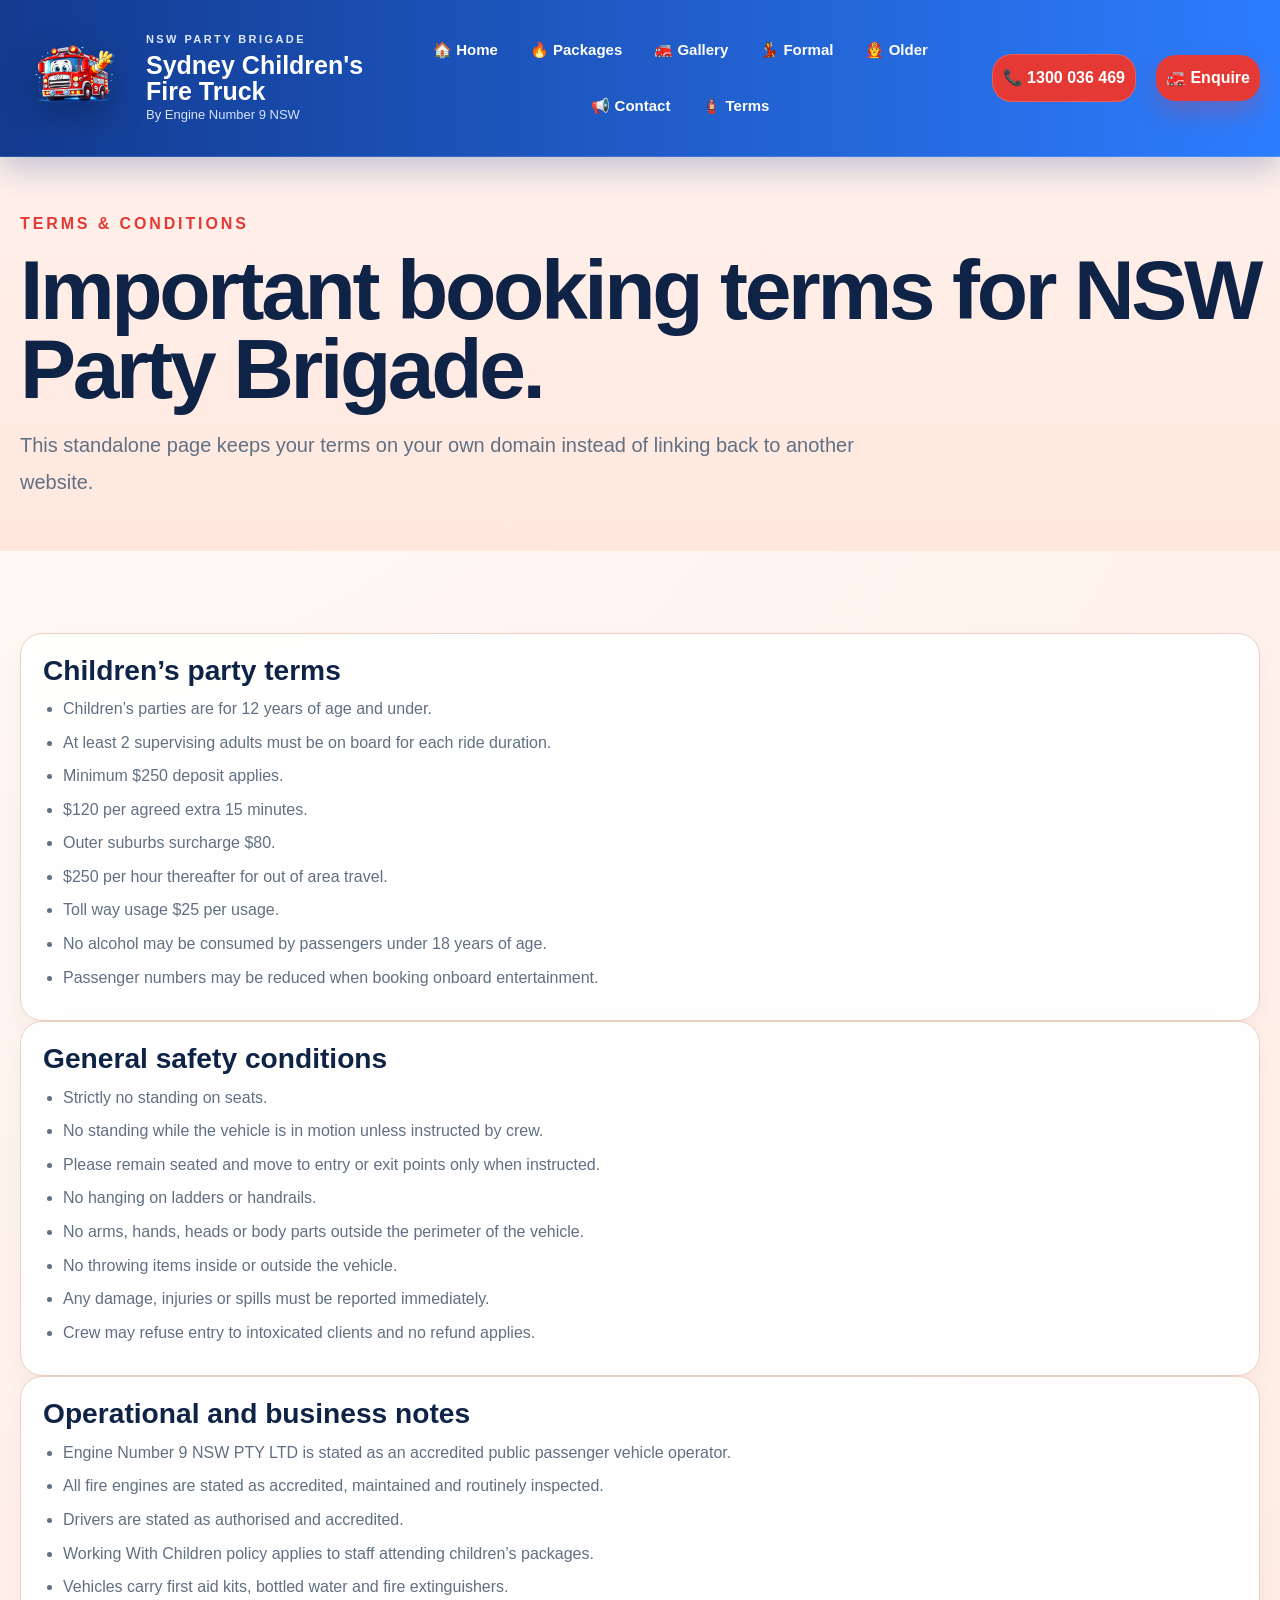
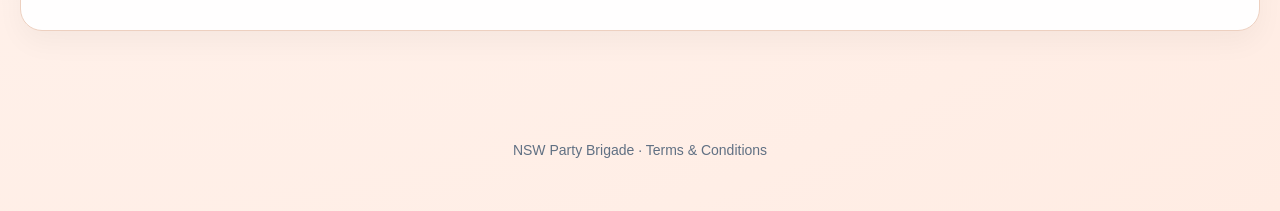
<file: terms.html>
<!DOCTYPE html><html lang="en"><head><meta charset="UTF-8"><meta name="viewport" content="width=device-width, initial-scale=1.0"><title>Terms & Conditions | NSW Party Brigade</title>

<style>
:root{
  --bg:#fff5f0;--paper:#ffffff;--paper-soft:#fff1ea;--text:#162033;--muted:#607083;
  --line:#edd0c0;--red:#e53935;--red-dark:#b91f1b;--red-deep:#c62828;
  --blue:#2d7dff;--blue-dark:#123a8f;--yellow:#ffd84f;--orange:#ff9d42;--navy:#0f2347;
  --shadow:0 20px 50px rgba(0,0,0,.10);--max:1240px
}
*{box-sizing:border-box}
html{scroll-behavior:smooth}
body{
  margin:0;font-family:Inter,Arial,sans-serif;color:var(--text);line-height:1.6;
  background:
    radial-gradient(circle at top left,#fffdfb 0%,#fff5f0 42%,#ffece3 100%);
}
a{text-decoration:none;color:inherit}
img{max-width:100%;display:block}
.container{width:min(var(--max),calc(100% - 32px));margin:0 auto}
.topbar{
  position:sticky;top:0;z-index:100;
  background:linear-gradient(90deg,var(--blue-dark),var(--blue));
  color:#fff;
  backdrop-filter:blur(10px);
  box-shadow:0 12px 30px rgba(18,58,143,.25);
  border-bottom:1px solid rgba(255,255,255,.14)
}
.nav{display:flex;align-items:center;justify-content:space-between;gap:18px;padding:15px 0}
.brand{display:flex;align-items:center;gap:14px}
.brand img{width:76px;height:76px;object-fit:contain;filter:drop-shadow(0 8px 14px rgba(0,0,0,.25))}
.brand small{display:block;font-size:11px;text-transform:uppercase;letter-spacing:.22em;color:#dfeaff;font-weight:900;margin-bottom:4px}
.brand strong{display:block;font-size:24px;font-weight:900;color:#fff}
.brand span{display:block;font-size:12px;color:#d7e4ff}
.nav-links{display:flex;gap:18px;flex-wrap:wrap;font-size:14px;font-weight:800;color:#eef4ff}
.nav-links a{opacity:.95;transition:.2s ease}
.nav-links a:hover{opacity:1;transform:translateY(-1px)}
.nav-actions{display:flex;gap:10px;align-items:center}
.btn{
  display:inline-flex;align-items:center;justify-content:center;gap:8px;
  padding:14px 22px;border-radius:999px;border:1px solid transparent;font-weight:900;
  transition:transform .22s ease, box-shadow .22s ease, filter .22s ease
}
.btn:hover{transform:translateY(-2px) scale(1.02)}
.btn-primary{
  color:#fff;background:linear-gradient(180deg,#ff665e,var(--red));
  box-shadow:0 14px 28px rgba(229,57,53,.22), 0 0 0 rgba(229,57,53,0)
}
.btn-primary:hover{
  box-shadow:0 0 26px rgba(229,57,53,.34),0 18px 34px rgba(229,57,53,.28)
}
.btn-blue{
  color:#fff;background:linear-gradient(180deg,#6ab1ff,var(--blue));
  box-shadow:0 14px 28px rgba(45,125,255,.20), 0 0 0 rgba(45,125,255,0)
}
.btn-blue:hover{
  box-shadow:0 0 24px rgba(45,125,255,.30),0 18px 34px rgba(45,125,255,.25)
}
.btn-secondary{color:var(--navy);background:#fff;border-color:rgba(255,255,255,.55)}
.hero{padding:54px 0 30px}
.tag{display:inline-block;margin-bottom:10px;color:var(--red);font-size:12px;letter-spacing:.22em;text-transform:uppercase;font-weight:900}
h1,h2{margin:0;color:var(--navy);line-height:.98;letter-spacing:-.03em}
h1{font-size:clamp(40px,6vw,70px)}
h2{font-size:clamp(32px,5vw,52px)}
.lead,.section-head p{margin-top:18px;color:var(--muted);font-size:18px;line-height:1.8;max-width:860px}
.hero-buttons{display:flex;gap:12px;flex-wrap:wrap;margin-top:24px}
.section{padding:82px 0}
.section-head{max-width:820px;margin-bottom:30px}
.soft-card,.card{
  background:rgba(255,255,255,.95);border:1px solid var(--line);border-radius:22px;padding:22px;
  box-shadow:0 12px 28px rgba(0,0,0,.04);
  transition:transform .28s ease, box-shadow .28s ease
}
.soft-card:hover,.card:hover{
  transform:translateY(-8px);
  box-shadow:0 24px 60px rgba(0,0,0,.14)
}
.soft-card h3,.soft-card h4,.card h3{margin:0 0 10px;color:var(--navy)}
.soft-card p,.card p{margin:0;color:var(--muted);font-size:15px;line-height:1.8}
.footer{padding:26px 0 50px;font-size:14px;color:var(--muted);text-align:center}
.photo,.hero-main,.photo-grid img,.photo img{
  transition:transform .5s ease, box-shadow .35s ease, filter .35s ease
}
.photo:hover img,.hero-main:hover img{transform:scale(1.04)}
.red-section{
  background:linear-gradient(180deg,#fff1eb 0%, #ffe7de 100%);
}
.fire-glow{position:relative;overflow:hidden}
.fire-glow::after{
  content:"";position:absolute;inset:-25%;
  background:radial-gradient(circle, rgba(229,57,53,.16) 0%, transparent 55%);
  opacity:0;transition:opacity .35s ease;pointer-events:none
}
.fire-glow:hover::after{opacity:1}
@media(max-width:900px){.nav-links{display:none}}

.topbar{position:sticky;top:0;z-index:100;background:linear-gradient(90deg,var(--blue-dark),var(--blue));color:#fff;backdrop-filter:blur(10px);box-shadow:0 12px 30px rgba(18,58,143,.25);border-bottom:1px solid rgba(255,255,255,.14)}
.nav{display:grid;grid-template-columns:auto 1fr auto;align-items:center;gap:24px;padding:12px 0}
.brand{display:flex;align-items:center;gap:14px;min-width:0}
.brand img{width:128px;height:128px;object-fit:contain;filter:drop-shadow(0 12px 18px rgba(0,0,0,.28))}
.brand-text{min-width:0}
.brand small{display:block;font-size:11px;text-transform:uppercase;letter-spacing:.22em;color:#dfeaff;font-weight:900;margin-bottom:4px}
.brand strong{display:block;font-size:28px;font-weight:900;color:#fff;line-height:1.05}
.brand span{display:block;font-size:13px;color:#d7e4ff}
.desktop-nav{display:flex;justify-content:center;align-items:center;gap:12px;flex-wrap:wrap;min-width:0}
.desktop-nav a{display:inline-flex;align-items:center;gap:10px;color:#eef4ff;font-size:16px;font-weight:900;padding:12px 14px;border-radius:999px;transition:.22s ease}
.desktop-nav a:hover{background:rgba(255,255,255,.14);transform:translateY(-2px) scale(1.02)}
.nav-icon{font-size:24px;line-height:1;display:inline-flex;align-items:center;justify-content:center;animation:navPulse 2.8s ease-in-out infinite}
@keyframes navPulse{0%,100%{transform:translateY(0) scale(1)}50%{transform:translateY(-1px) scale(1.08)}}
.desktop-actions{display:flex;align-items:center;gap:10px}
.phone-pill,.enquire-pill{display:inline-flex;align-items:center;gap:10px;border-radius:999px;padding:15px 20px;font-weight:900;transition:.2s ease;white-space:nowrap;font-size:16px}
.phone-pill{background:rgba(255,255,255,.14);border:1px solid rgba(255,255,255,.18);color:#fff}
.phone-pill:hover{background:rgba(255,255,255,.22);transform:translateY(-1px)}
.enquire-pill{background:linear-gradient(180deg,#ff665e,var(--red));color:#fff;box-shadow:0 12px 24px rgba(229,57,53,.26)}
.enquire-pill:hover{transform:translateY(-2px);box-shadow:0 0 24px rgba(229,57,53,.34),0 18px 34px rgba(229,57,53,.28)}
.action-icon{font-size:22px;line-height:1}
.mobile-menu{display:none;margin-left:auto;position:relative}
.mobile-menu summary{list-style:none;cursor:pointer;min-width:160px;height:58px;border-radius:18px;display:flex;align-items:center;justify-content:center;gap:10px;background:rgba(255,255,255,.14);border:1px solid rgba(255,255,255,.18);color:#fff;font-size:20px;font-weight:900}
.mobile-menu summary::-webkit-details-marker{display:none}
.mobile-panel{position:absolute;right:0;top:68px;width:min(360px,calc(100vw - 24px));background:#ffffff;border:1px solid var(--line);border-radius:22px;box-shadow:0 20px 50px rgba(0,0,0,.14);padding:12px;display:grid;gap:6px}
.mobile-panel a{color:var(--navy);font-weight:900;font-size:17px;padding:14px 16px;border-radius:14px}
.mobile-panel a:hover{background:#fff4ed}
.mobile-panel .mobile-phone{background:#eef4ff;color:var(--blue-dark)}
.mobile-panel .mobile-enquire{background:linear-gradient(180deg,#ff665e,var(--red));color:#fff}
.section-head .tag{display:inline-block;margin-bottom:14px;font-size:16px;letter-spacing:.18em;text-transform:uppercase;font-weight:900;color:var(--red)}
.section-head h2{font-size:clamp(42px,6vw,72px);line-height:.95;letter-spacing:-.04em;color:var(--navy)}
.section-head p{font-size:20px;line-height:1.85}
@media (max-width:1280px){.brand img{width:112px;height:112px}.brand strong{font-size:25px}.desktop-nav a{font-size:15px;padding:10px 12px}}
@media (max-width:1100px){.desktop-actions{display:none}.mobile-menu{display:block}.nav{grid-template-columns:auto 1fr auto}}
@media (max-width:900px){.desktop-nav{justify-content:flex-start}.nav{grid-template-columns:1fr auto;gap:14px}.desktop-nav{grid-column:1 / -1;order:3;gap:10px;padding-top:4px}.desktop-nav a{font-size:15px;padding:10px 12px}.brand img{width:106px;height:106px}.brand strong{font-size:24px}}
@media (max-width:640px){.nav{grid-template-columns:1fr auto}.brand img{width:98px;height:98px}.brand strong{font-size:22px}.brand small{font-size:10px}.brand span{font-size:11px}.desktop-nav{display:flex;overflow-x:auto;flex-wrap:nowrap;padding-bottom:6px;scrollbar-width:none}.desktop-nav::-webkit-scrollbar{display:none}.desktop-nav a{font-size:15px;white-space:nowrap;padding:10px 12px}.nav-icon{font-size:22px}}


/* stronger headings across all pages */
h1{
  font-size: clamp(46px, 7vw, 84px) !important;
  line-height: .94 !important;
  letter-spacing: -.04em !important;
}
h2{
  font-size: clamp(42px, 6vw, 72px) !important;
  line-height: .95 !important;
  letter-spacing: -.04em !important;
}
.tag,
.section-head .tag{
  display:inline-block !important;
  margin-bottom:14px !important;
  font-size:16px !important;
  letter-spacing:.18em !important;
  text-transform:uppercase !important;
  font-weight:900 !important;
  color:var(--red) !important;
}
.lead,
.section-head p{
  font-size:20px !important;
  line-height:1.85 !important;
}
.card h3,
.soft-card h3,
.soft-card h4{
  font-size: clamp(22px, 2.2vw, 30px) !important;
  line-height:1.08 !important;
}
@media (max-width: 640px){
  h1{font-size:42px !important;}
  h2{font-size:38px !important;}
  .lead,.section-head p{font-size:18px !important;}
  .card h3,.soft-card h3,.soft-card h4{font-size:22px !important;}
}

.topbar{position:sticky;top:0;background:linear-gradient(90deg,#123a8f,#2d7dff);color:#fff;padding:10px 0}
.nav{display:flex;align-items:center;justify-content:space-between}
.desktop-nav{display:flex;gap:12px;overflow-x:auto}
.desktop-nav a{padding:10px;font-weight:bold;color:#fff;white-space:nowrap}
.desktop-actions a{margin-left:10px;padding:10px;border-radius:20px;background:#e53935;color:#fff}
</style>

<style>.card ul{margin:0;padding-left:20px;color:var(--muted)}.card li{margin:8px 0}.topbar{position:sticky;top:0;background:linear-gradient(90deg,#123a8f,#2d7dff);color:#fff;padding:10px 0}
.nav{display:flex;align-items:center;justify-content:space-between}
.desktop-nav{display:flex;gap:12px;overflow-x:auto}
.desktop-nav a{padding:10px;font-weight:bold;color:#fff;white-space:nowrap}
.desktop-actions a{margin-left:10px;padding:10px;border-radius:20px;background:#e53935;color:#fff}
</style></head><body>

<header class="topbar">
<div class="container nav">
<a class="brand" href="index.html">
<img src="images/firetruck-logo.png">
<div class="brand-text">
<small>NSW Party Brigade</small>
<strong>Sydney Children's Fire Truck</strong>
<span>By Engine Number 9 NSW</span>
</div></a>

<nav class="desktop-nav">
<a href="index.html">🏠 Home</a>
<a href="packages.html">🔥 Packages</a>
<a href="gallery.html">🚒 Gallery</a>
<a href="formal.html">💃 Formal</a>
<a href="older-children.html">👨‍🚒 Older</a>
<a href="contact.html">📢 Contact</a>
<a href="terms.html">🧯 Terms</a>
</nav>

<div class="desktop-actions">
<a class="phone-pill" href="tel:1300036469">📞 1300 036 469</a>
<a class="enquire-pill" href="contact.html">🚒 Enquire</a>
</div>
</div></header>

<section class="hero red-section"><div class="container"><div class="tag">Terms & Conditions</div><h1>Important booking terms for NSW Party Brigade.</h1><p class="lead">This standalone page keeps your terms on your own domain instead of linking back to another website.</p></div></section><section class="section"><div class="container"><div class="card"><h3>Children’s party terms</h3><ul><li>Children’s parties are for 12 years of age and under.</li><li>At least 2 supervising adults must be on board for each ride duration.</li><li>Minimum $250 deposit applies.</li><li>$120 per agreed extra 15 minutes.</li><li>Outer suburbs surcharge $80.</li><li>$250 per hour thereafter for out of area travel.</li><li>Toll way usage $25 per usage.</li><li>No alcohol may be consumed by passengers under 18 years of age.</li><li>Passenger numbers may be reduced when booking onboard entertainment.</li></ul></div><div class="card"><h3>General safety conditions</h3><ul><li>Strictly no standing on seats.</li><li>No standing while the vehicle is in motion unless instructed by crew.</li><li>Please remain seated and move to entry or exit points only when instructed.</li><li>No hanging on ladders or handrails.</li><li>No arms, hands, heads or body parts outside the perimeter of the vehicle.</li><li>No throwing items inside or outside the vehicle.</li><li>Any damage, injuries or spills must be reported immediately.</li><li>Crew may refuse entry to intoxicated clients and no refund applies.</li></ul></div><div class="card"><h3>Operational and business notes</h3><ul><li>Engine Number 9 NSW PTY LTD is stated as an accredited public passenger vehicle operator.</li><li>All fire engines are stated as accredited, maintained and routinely inspected.</li><li>Drivers are stated as authorised and accredited.</li><li>Working With Children policy applies to staff attending children’s packages.</li><li>Vehicles carry first aid kits, bottled water and fire extinguishers.</li></ul></div></div></section><div class="footer container">NSW Party Brigade · Terms & Conditions</div></body></html>
</file>
<file: assets/css/main.css>
:root{
  --bg:#fff5f0;
  --paper:#ffffff;
  --paper-soft:#fff0e8;
  --text:#162033;
  --muted:#61707d;
  --line:#ecd7ca;
  --red:#e53935;
  --red-dark:#b91f1b;
  --blue:#2d7dff;
  --blue-dark:#123a8f;
  --yellow:#ffd84f;
  --orange:#ff9d42;
  --navy:#102446;
  --navy-deep:#0c1f47;
  --shadow:0 20px 50px rgba(0,0,0,.10);
  --max:1240px;
}

*{box-sizing:border-box;margin:0;padding:0}
html{scroll-behavior:smooth}

body{
  margin:0;
  font-family:Inter,Arial,sans-serif;
  color:var(--text);
  line-height:1.6;
  background:
    radial-gradient(circle at top left,#fffdfb 0%,#fff5f0 42%,#ffece3 100%);
}

a{text-decoration:none;color:inherit}
img{max-width:100%;display:block}
.container{width:min(var(--max),calc(100% - 32px));margin:0 auto}

h1{
  font-size:clamp(54px,7vw,96px);
  line-height:.9;
  letter-spacing:-.05em;
  font-weight:900;
  margin:0;
  color:var(--navy);
}

h2{
  font-size:clamp(44px,6vw,72px);
  line-height:.95;
  letter-spacing:-.04em;
  font-weight:900;
  margin:0;
  color:var(--navy);
}

h3{
  font-weight:900;
}

.lead{
  font-size:22px;
  line-height:1.85;
  color:var(--muted);
  margin-top:18px;
}

.tag{
  display:inline-block;
  margin-bottom:14px;
  font-size:16px;
  letter-spacing:.18em;
  text-transform:uppercase;
  font-weight:900;
  color:var(--red);
}

/* Prevent ugly flash before header loads */
#header,
#footer{
  opacity:0;
  transition:opacity .4s ease;
}

body.components-loaded #header,
body.components-loaded #footer{
  opacity:1;
}

/* =========================
ELITE HEADER
========================= */
.site-header{
  position:sticky;
  top:0;
  z-index:1000;
  overflow:hidden;
  background:
    radial-gradient(circle at 10% 15%, rgba(255,255,255,.16), transparent 24%),
    radial-gradient(circle at 90% 10%, rgba(255,255,255,.10), transparent 20%),
    linear-gradient(135deg,#12307a 0%, #2e77ff 45%, #1b50d4 100%);
  border-bottom:1px solid rgba(255,255,255,.16);
  box-shadow:
    0 18px 40px rgba(18,58,143,.18),
    inset 0 1px 0 rgba(255,255,255,.08);
  backdrop-filter:blur(16px);
  -webkit-backdrop-filter:blur(16px);
}

.site-header::before{
  content:"";
  position:absolute;
  inset:0;
  pointer-events:none;
  background:
    linear-gradient(180deg, rgba(255,255,255,.10), rgba(255,255,255,0) 35%),
    radial-gradient(circle at center, rgba(255,255,255,.04), transparent 60%);
  opacity:.9;
}

.site-header-inner{
  position:relative;
  z-index:1;
  padding:18px 0 14px;
  transition:padding .28s ease;
}

.site-header.is-shrunk .site-header-inner{
  padding:10px 0;
}

.site-header-top{
  display:flex;
  justify-content:space-between;
  align-items:flex-start;
  gap:20px;
}

.site-brand{
  display:flex;
  align-items:center;
  gap:16px;
  flex:1;
  min-width:0;
}

.site-brand-logo-link{
  display:inline-flex;
  align-items:center;
  justify-content:center;
  flex:0 0 auto;
}

.logo-main{
  width:370px;
  height:370px;
  object-fit:contain;
  filter:
    drop-shadow(0 16px 30px rgba(0,0,0,.25))
    drop-shadow(0 0 18px rgba(80,140,255,.28));
  transition:all .28s ease;
}

.site-brand-logo-link:hover .logo-main{
  transform:scale(1.03);
}

.site-header.is-shrunk .logo-main{
  width:190px;
  height:190px;
}

.site-brand-text{
  min-width:0;
  max-width:680px;
}

.site-brand-kicker{
  font-size:12px;
  letter-spacing:.30em;
  font-weight:900;
  color:#f0f5ff;
  margin-bottom:8px;
  line-height:1.2;
}

.brand-title{
  font-size:clamp(34px,4vw,52px);
  font-weight:900;
  line-height:1;
  color:#fff;
  text-wrap:balance;
  text-shadow:0 8px 24px rgba(0,0,0,.24);
}

.brand-subtitle{
  font-size:15px;
  font-weight:700;
  color:#dfeaff;
  margin-top:6px;
  line-height:1.35;
}

.site-socials{
  display:flex;
  gap:10px;
  align-items:center;
  justify-content:flex-end;
  flex:0 0 auto;
  margin-top:8px;
}

.social-link{
  width:52px;
  height:52px;
  border-radius:14px;
  display:flex;
  align-items:center;
  justify-content:center;
  position:relative;
  overflow:hidden;
  text-decoration:none;
  background:rgba(255,255,255,.08);
  border:1px solid rgba(255,255,255,.14);
  box-shadow:
    0 10px 24px rgba(0,0,0,.18),
    inset 0 1px 0 rgba(255,255,255,.10);
  transition:all .25s ease;
}

.social-link::before{
  content:"";
  position:absolute;
  inset:0;
  pointer-events:none;
  background:linear-gradient(180deg, rgba(255,255,255,.16), rgba(255,255,255,0));
  opacity:.8;
}

.social-link:hover{
  transform:translateY(-3px) scale(1.05);
}

.social-link svg{
  width:22px;
  height:22px;
  fill:#fff;
  display:block;
  position:relative;
  z-index:1;
}

.social-facebook{background:linear-gradient(180deg,#3f82f5,#245fd2)}
.social-facebook:hover{box-shadow:0 0 18px rgba(60,130,255,.6)}

.social-instagram{background:linear-gradient(135deg,#f9ce34 0%,#ee2a7b 55%,#6228d7 100%)}
.social-instagram:hover{box-shadow:0 0 18px rgba(255,120,180,.6)}

.social-tiktok{background:linear-gradient(180deg,#141414,#000000)}
.social-tiktok:hover{box-shadow:0 0 14px rgba(255,0,90,.4), 0 0 14px rgba(0,255,255,.4)}

.social-youtube{background:linear-gradient(180deg,#ff3b30,#df0000)}
.social-youtube:hover{box-shadow:0 0 18px rgba(255,60,60,.6)}

.site-nav-wrap{
  margin-top:14px;
  overflow-x:auto;
  overflow-y:hidden;
  scrollbar-width:none;
  -ms-overflow-style:none;
  scroll-behavior:smooth;
}

.site-nav-wrap::-webkit-scrollbar{
  display:none;
}

.site-nav{
  display:flex;
  gap:10px;
  flex-wrap:nowrap;
  min-width:max-content;
  padding-bottom:4px;
}

.site-nav a{
  display:inline-flex;
  align-items:center;
  justify-content:center;
  padding:12px 16px;
  border-radius:999px;
  color:#eef4ff;
  font-size:15px;
  font-weight:900;
  background:rgba(255,255,255,.10);
  border:1px solid rgba(255,255,255,.14);
  white-space:nowrap;
  box-shadow:
    inset 0 1px 0 rgba(255,255,255,.08),
    0 10px 20px rgba(0,0,0,.07);
  transition:.2s ease;
}

.site-nav a:hover{
  transform:translateY(-2px);
  background:rgba(255,255,255,.18);
}

.site-header-actions{
  margin-top:14px;
  display:flex;
  gap:10px;
  flex-wrap:wrap;
}

.header-btn{
  padding:14px 20px;
  border-radius:999px;
  font-weight:900;
  font-size:15px;
  display:flex;
  align-items:center;
  justify-content:center;
  gap:8px;
  color:#fff;
  transition:.2s ease;
}

.header-btn:hover{
  transform:translateY(-2px);
}

.phone-btn{
  background:rgba(255,255,255,.16);
  border:1px solid rgba(255,255,255,.18);
  box-shadow:
    0 10px 20px rgba(0,0,0,.08),
    inset 0 1px 0 rgba(255,255,255,.12);
}

.phone-btn:hover{
  background:rgba(255,255,255,.22);
}

.enquire-btn{
  background:linear-gradient(180deg,#ff6a60,#e53935);
  box-shadow:
    0 14px 26px rgba(229,57,53,.24),
    inset 0 1px 0 rgba(255,255,255,.14);
}

.enquire-btn:hover{
  box-shadow:
    0 20px 34px rgba(229,57,53,.30),
    0 0 28px rgba(255,120,90,.18);
}

/* =========================
HOMEPAGE
========================= */
.hero-priority{
  position:relative;
  padding:26px 0 42px;
  background:
    radial-gradient(circle at 14% 20%, rgba(255,120,90,.16), transparent 24%),
    radial-gradient(circle at 84% 18%, rgba(45,125,255,.16), transparent 22%),
    linear-gradient(180deg,#fff8f4 0%, #ffece3 100%);
  overflow:hidden;
}

.hero-priority::before{
  content:"";
  position:absolute;
  inset:0;
  pointer-events:none;
  background:
    linear-gradient(180deg, rgba(255,255,255,.55), rgba(255,255,255,0) 28%);
  opacity:.9;
}

.hero-premium{
  padding:30px 0 38px;
}

.hero-premium-grid{
  position:relative;
  z-index:1;
  display:grid;
  grid-template-columns:1fr 1.05fr;
  gap:30px;
  align-items:center;
}

.hero-copy{
  position:relative;
  background:
    linear-gradient(180deg, rgba(255,255,255,.92), rgba(255,255,255,.72));
  border:1px solid rgba(255,255,255,.7);
  border-radius:32px;
  padding:30px 28px;
  box-shadow:
    0 22px 50px rgba(0,0,0,.08),
    inset 0 1px 0 rgba(255,255,255,.75);
  backdrop-filter:blur(14px);
  -webkit-backdrop-filter:blur(14px);
}

.hero-copy .tag{
  margin-bottom:16px;
  padding:10px 16px;
  border-radius:999px;
  background:rgba(229,57,53,.08);
  border:1px solid rgba(229,57,53,.10);
  box-shadow:0 10px 22px rgba(229,57,53,.06);
}

.hero-copy h1{
  font-size:clamp(48px,6.4vw,92px);
  line-height:.9;
  letter-spacing:-.055em;
  color:var(--navy-deep);
  text-shadow:0 10px 26px rgba(16,36,70,.06);
}

.hero-copy .lead{
  max-width:680px;
  font-size:22px;
  line-height:1.85;
  color:#516172;
  margin-top:20px;
}

.hero-slideshow-card{
  position:relative;
}

.hero-slideshow-card::before{
  content:"";
  position:absolute;
  inset:auto -10px -12px 18px;
  height:65%;
  border-radius:34px;
  background:linear-gradient(135deg, rgba(229,57,53,.18), rgba(45,125,255,.16));
  filter:blur(26px);
  z-index:0;
}

.hero-slideshow{
  position:relative;
  z-index:1;
  min-height:640px;
  border-radius:34px;
  overflow:hidden;
  background:#fff;
  border:1px solid rgba(255,255,255,.75);
  box-shadow:
    0 30px 70px rgba(0,0,0,.14),
    0 8px 18px rgba(18,58,143,.08);
}

.hero-slide{
  position:absolute;
  inset:0;
  opacity:0;
  visibility:hidden;
  transition:opacity .6s ease, visibility .6s ease, transform .7s ease;
  transform:scale(1.04);
}

.hero-slide.is-active{
  opacity:1;
  visibility:visible;
  transform:scale(1);
}

.hero-slide img{
  width:100%;
  height:100%;
  object-fit:cover;
}

.hero-slide::after{
  content:"";
  position:absolute;
  inset:0;
  background:
    linear-gradient(180deg, rgba(0,0,0,.04), rgba(0,0,0,.12) 100%);
  pointer-events:none;
}

.hero-slide-overlay{
  position:absolute;
  left:18px;
  right:18px;
  bottom:18px;
  z-index:3;
  pointer-events:none;
}

.hero-slide-badge{
  display:inline-flex;
  align-items:center;
  padding:13px 18px;
  border-radius:999px;
  background:rgba(6,16,38,.70);
  color:#fff;
  font-size:13px;
  font-weight:900;
  letter-spacing:.04em;
  backdrop-filter:blur(10px);
  -webkit-backdrop-filter:blur(10px);
  box-shadow:0 14px 28px rgba(0,0,0,.18);
}

.hero-slide-arrow{
  position:absolute;
  top:50%;
  transform:translateY(-50%);
  z-index:4;
  width:58px;
  height:58px;
  border:none;
  border-radius:999px;
  background:rgba(255,255,255,.94);
  color:#102446;
  font-size:28px;
  font-weight:900;
  cursor:pointer;
  box-shadow:0 14px 28px rgba(0,0,0,.18);
  transition:transform .22s ease, box-shadow .22s ease, background .22s ease;
}

.hero-slide-arrow:hover{
  transform:translateY(-50%) scale(1.05);
  box-shadow:0 20px 34px rgba(0,0,0,.24);
}

.hero-slide-prev{left:16px}
.hero-slide-next{right:16px}

.hero-slide-dots{
  display:flex;
  justify-content:center;
  gap:10px;
  margin-top:18px;
}

.hero-dot{
  width:12px;
  height:12px;
  border:none;
  border-radius:999px;
  background:rgba(16,36,70,.22);
  cursor:pointer;
  transition:transform .22s ease, background .22s ease, box-shadow .22s ease;
}

.hero-dot.is-active{
  background:linear-gradient(180deg,#ff7066,#e53935);
  transform:scale(1.15);
  box-shadow:0 0 0 4px rgba(229,57,53,.12);
}

.hero-dot:hover{
  transform:scale(1.1);
}

@keyframes truckDrive{
  0%,100%{transform:translateX(0) translateY(0)}
  25%{transform:translateX(8px) translateY(-2px)}
  50%{transform:translateX(16px) translateY(0)}
  75%{transform:translateX(8px) translateY(2px)}
}

.priority-actions{
  display:flex;
  gap:12px;
  flex-wrap:wrap;
  margin-top:28px;
}

.btn{
  display:inline-flex;
  align-items:center;
  justify-content:center;
  gap:8px;
  padding:15px 24px;
  border-radius:999px;
  border:1px solid transparent;
  font-weight:900;
  transition:transform .22s ease, box-shadow .22s ease, filter .22s ease, background .22s ease;
  position:relative;
  overflow:hidden;
}

.btn:hover{
  transform:translateY(-2px) scale(1.02);
}

.btn::after{
  content:"";
  position:absolute;
  inset:-40%;
  background:radial-gradient(circle, rgba(255,255,255,.24) 0%, transparent 55%);
  opacity:0;
  transition:opacity .25s ease;
  pointer-events:none;
}

.btn:hover::after{
  opacity:1;
}

.btn-primary{
  color:#fff;
  background:linear-gradient(180deg,#ff665e,var(--red));
  box-shadow:0 14px 28px rgba(229,57,53,.22),0 0 0 rgba(229,57,53,0);
}

.btn-primary:hover{
  box-shadow:0 0 28px rgba(229,57,53,.38),0 0 60px rgba(255,120,90,.18),0 18px 34px rgba(229,57,53,.30);
}

.btn-blue{
  color:#fff;
  background:linear-gradient(180deg,#6ab1ff,var(--blue));
  box-shadow:0 14px 28px rgba(45,125,255,.20),0 0 0 rgba(45,125,255,0);
}

.btn-blue:hover{
  box-shadow:0 0 26px rgba(45,125,255,.34),0 0 58px rgba(90,170,255,.16),0 18px 34px rgba(45,125,255,.26);
}

.btn-light{
  color:var(--navy);
  background:#fff;
  border:1px solid var(--line);
  box-shadow:0 12px 24px rgba(0,0,0,.06);
}

.btn-light:hover{
  box-shadow:0 0 20px rgba(255,180,120,.16),0 18px 30px rgba(0,0,0,.08);
}

.priority-pills{
  display:flex;
  flex-wrap:wrap;
  gap:12px;
  margin-top:24px;
}

.priority-pills div{
  background:#fff;
  border:1px solid rgba(236,215,202,.9);
  border-radius:999px;
  padding:12px 16px;
  font-weight:800;
  color:var(--navy);
  box-shadow:0 10px 20px rgba(0,0,0,.04);
}

.section{
  position:relative;
  padding:88px 0;
}

.section::before{
  content:"";
  position:absolute;
  left:0;
  right:0;
  top:0;
  height:1px;
  background:linear-gradient(90deg, transparent, rgba(16,36,70,.08), transparent);
}

.priority-strip-wrap{
  padding-top:18px;
  padding-bottom:24px;
}

.priority-strip{
  display:grid;
  grid-template-columns:repeat(3,1fr);
  gap:16px;
}

.priority-card{
  display:flex;
  gap:14px;
  align-items:flex-start;
  border-radius:28px;
  padding:24px;
  color:#fff;
  box-shadow:0 18px 40px rgba(0,0,0,.12);
  transition:transform .22s ease, box-shadow .22s ease, filter .22s ease;
  position:relative;
  overflow:hidden;
}

.priority-card::before{
  content:"";
  position:absolute;
  inset:0;
  background:linear-gradient(180deg, rgba(255,255,255,.12), rgba(255,255,255,0));
  pointer-events:none;
}

.priority-card:hover{
  transform:translateY(-6px);
  box-shadow:0 24px 54px rgba(0,0,0,.16);
  filter:saturate(1.04);
}

.priority-card strong{
  display:block;
  font-size:24px;
  line-height:1.05;
  margin-bottom:8px;
}

.priority-card p{
  margin:0;
  line-height:1.7;
  color:rgba(255,255,255,.94);
}

.priority-icon{
  font-size:30px;
  line-height:1;
}

.priority-red{
  background:linear-gradient(135deg,#ff645c,#e53935);
}

.priority-blue{
  background:linear-gradient(135deg,#61adff,#2d7dff);
}

.priority-gold{
  background:linear-gradient(135deg,#ffcb55,#ff9d42);
  color:var(--navy);
}

.priority-gold p{
  color:rgba(16,36,70,.82);
}

.quick-links-premium{
  background:
    linear-gradient(180deg,#fffaf7 0%,#fff1eb 100%);
}

.section-head{
  max-width:920px;
  margin-bottom:34px;
}

.section-head h2{
  color:var(--navy-deep);
}

.section-head p{
  font-size:20px;
  line-height:1.85;
  color:var(--muted);
  margin-top:16px;
}

.recognition-section .section-head{
  max-width:1000px;
}

.recognition-section .section-head p + p{
  margin-top:14px;
}

.brief-home-info{
  background:
    linear-gradient(180deg,#fff8f4 0%,#fff5ef 100%);
}

.brief-grid{
  display:grid;
  grid-template-columns:repeat(4,1fr);
  gap:16px;
}

.brief-box{
  border-radius:28px;
  padding:26px 24px;
  box-shadow:0 16px 38px rgba(0,0,0,.08);
  transition:transform .22s ease, box-shadow .22s ease;
}

.brief-box:hover{
  transform:translateY(-5px);
  box-shadow:0 22px 46px rgba(0,0,0,.12);
}

.brief-box h3{
  margin:0 0 12px;
  color:var(--navy);
  font-size:24px;
  line-height:1.05;
}

.brief-box p{
  margin:0;
  line-height:1.8;
  color:var(--muted);
}

.brief-red{background:#fff0ef;border:1px solid #ffc9c7}
.brief-blue{background:#eef5ff;border:1px solid #cfe0ff}
.brief-gold{background:#fff8e7;border:1px solid #ffe29f}
.brief-orange{background:#fff1e7;border:1px solid #ffd0ad}

/* =========================
PHOTOS / GALLERY
========================= */
.photo-grid{
  display:grid;
  gap:18px;
}

.photo-grid-premium{
  grid-template-columns:repeat(4,1fr);
  grid-auto-rows:220px;
}

.photo{
  appearance:none;
  border:none;
  padding:0;
  margin:0;
  cursor:pointer;
  min-height:220px;
  overflow:hidden;
  border-radius:28px;
  border:4px solid rgba(255,255,255,.84);
  box-shadow:0 20px 40px rgba(0,0,0,.10);
  background:#ddd;
  position:relative;
}

.photo::after{
  content:"Tap to enlarge";
  position:absolute;
  left:14px;
  bottom:14px;
  background:rgba(0,0,0,.65);
  color:#fff;
  font-size:12px;
  font-weight:900;
  letter-spacing:.06em;
  padding:8px 10px;
  border-radius:999px;
  opacity:0;
  transform:translateY(8px);
  transition:.25s ease;
}

.photo:hover::after{
  opacity:1;
  transform:translateY(0);
}

.photo img{
  width:100%;
  height:100%;
  object-fit:cover;
  transition:transform .45s ease;
}

.photo:hover img{
  transform:scale(1.06);
}

.photo-wide{
  grid-column:span 2;
}

.photo-tall{
  grid-row:span 2;
}

/* =========================
LIGHTBOX
========================= */
.lightbox{
  position:fixed;
  inset:0;
  background:rgba(0,0,0,.88);
  display:none;
  align-items:center;
  justify-content:center;
  z-index:9999;
  padding:30px;
}

.lightbox.is-open{
  display:flex;
}

.lightbox-stage{
  width:min(1100px, calc(100vw - 180px));
  height:min(80vh, 820px);
  display:flex;
  align-items:center;
  justify-content:center;
}

.lightbox-stage img{
  max-width:100%;
  max-height:100%;
  border-radius:22px;
  box-shadow:0 24px 70px rgba(0,0,0,.35);
}

.lightbox-close{
  position:absolute;
  top:20px;
  right:20px;
  width:68px;
  height:68px;
  border:none;
  border-radius:999px;
  background:#fff;
  color:#111;
  font-size:34px;
  font-weight:900;
  cursor:pointer;
  box-shadow:0 10px 26px rgba(0,0,0,.28);
  z-index:2;
}

.lightbox-arrow{
  position:absolute;
  top:50%;
  transform:translateY(-50%);
  width:76px;
  height:76px;
  border:none;
  border-radius:999px;
  background:#fff;
  color:#111;
  font-size:38px;
  font-weight:900;
  cursor:pointer;
  box-shadow:0 10px 26px rgba(0,0,0,.28);
  z-index:2;
}

.lightbox-prev{left:24px}
.lightbox-next{right:24px}

.lightbox-close:hover,
.lightbox-arrow:hover{
  transform:translateY(-50%) scale(1.05);
}

.lightbox-close:hover{
  transform:scale(1.05);
}

/* =========================
PREMIUM FOOTER
========================= */
footer{
  position:relative;
  overflow:hidden;
  background:
    radial-gradient(circle at top left, rgba(255,255,255,.08), transparent 26%),
    linear-gradient(135deg,#071126 0%, #0d2555 50%, #0a1b3d 100%);
  border-top:1px solid rgba(255,255,255,.10);
  box-shadow:0 -10px 30px rgba(8,20,48,.18);
  padding:42px 0;
  text-align:center;
  color:#dbe6ff;
}

footer::before{
  content:"";
  position:absolute;
  inset:0;
  pointer-events:none;
  background:linear-gradient(180deg, rgba(255,255,255,.06), rgba(255,255,255,0));
  opacity:.8;
}

footer .container{
  position:relative;
  z-index:1;
  font-size:15px;
  font-weight:700;
  letter-spacing:.03em;
}

/* =========================
RESPONSIVE
========================= */
@media (max-width:1100px){
  .priority-strip,
  .quick-link-grid,
  .brief-grid,
  .photo-grid-premium{
    grid-template-columns:1fr;
  }

  .photo-wide,
  .photo-tall{
    grid-column:auto;
    grid-row:auto;
  }

  .lightbox-stage{
    width:min(100%, calc(100vw - 110px));
    height:min(76vh, 700px);
  }

  .logo-main{
    width:230px;
    height:230px;
  }

  .site-header.is-shrunk .logo-main{
    width:160px;
    height:160px;
  }

  .hero-premium-grid{
    grid-template-columns:1fr;
  }

  .hero-copy{
    padding:28px 24px;
  }

  .hero-slideshow{
    min-height:520px;
  }
}

@media (max-width:768px){
  .site-header-inner{
    padding:10px 0 12px;
  }

  .site-header.is-shrunk .site-header-inner{
    padding:8px 0 8px;
  }

  .site-header-top{
    display:grid;
    grid-template-columns:170px 1fr;
    grid-template-areas:
      "logo socials"
      "logo text";
    gap:8px 14px;
    align-items:start;
  }

  .site-brand{
    display:contents;
  }

  .site-brand-logo-link{
    grid-area:logo;
    display:flex;
    align-items:flex-start;
    justify-content:flex-start;
    padding-top:2px;
  }

  .logo-main{
    width:170px;
    height:170px;
    max-width:none;
    object-fit:contain;
  }

  .site-header.is-shrunk .logo-main{
    width:130px;
    height:130px;
  }

  .site-socials{
    grid-area:socials;
    justify-content:flex-end;
    align-items:center;
    gap:8px;
    margin:0;
    padding-top:2px;
    flex-wrap:nowrap;
  }

  .social-link{
    width:40px;
    height:40px;
    border-radius:10px;
  }

  .social-link svg{
    width:18px;
    height:18px;
  }

  .site-brand-text{
    grid-area:text;
    min-width:0;
    max-width:none;
    padding-top:0;
  }

  .site-brand-kicker{
    font-size:10px;
    letter-spacing:.22em;
    margin-bottom:6px;
    line-height:1.2;
  }

  .brand-title{
    font-size:20px;
    line-height:1.02;
    margin:0;
  }

  .brand-subtitle{
    font-size:11px;
    line-height:1.35;
    margin-top:6px;
  }

  .site-nav-wrap{
    margin-top:12px;
  }

  .site-nav{
    gap:10px;
  }

  .site-nav a{
    font-size:15px;
    padding:11px 16px;
  }

  .site-header-actions{
    display:grid;
    grid-template-columns:1fr;
    gap:10px;
    margin-top:12px;
  }

  .header-btn{
    width:100%;
    padding:14px 16px;
    font-size:15px;
  }

  .hero-premium{
    padding:18px 0 28px;
  }

  .hero-premium-grid{
    gap:22px;
  }

  .hero-copy{
    border-radius:24px;
    padding:24px 20px;
  }

  .hero-copy h1{
    font-size:clamp(38px,10vw,58px);
  }

  .hero-copy .lead{
    font-size:18px;
  }

  .hero-slideshow{
    min-height:380px;
    border-radius:24px;
  }

  .hero-slide-arrow{
    width:46px;
    height:46px;
    font-size:24px;
  }

  .hero-slide-prev{left:12px}
  .hero-slide-next{right:12px}

  .hero-slide-overlay{
    left:12px;
    right:12px;
    bottom:12px;
  }

  .hero-slide-badge{
    font-size:12px;
    padding:10px 14px;
  }
}

@media (max-width:640px){
  .lead,
  .section-head p{
    font-size:18px;
  }

  .priority-actions{
    flex-direction:column;
    align-items:flex-start;
  }

  .btn{
    width:100%;
  }

  .lightbox{
    padding:18px;
  }

  .lightbox-stage{
    width:calc(100vw - 36px);
    height:70vh;
  }

  .lightbox-close{
    width:58px;
    height:58px;
    font-size:28px;
    top:14px;
    right:14px;
  }

  .lightbox-arrow{
    width:58px;
    height:58px;
    font-size:30px;
    bottom:16px;
    top:auto;
    transform:none;
  }

  .lightbox-prev{left:14px}
  .lightbox-next{right:14px}

  .lightbox-arrow:hover{
    transform:scale(1.04);
  }
}

@media (max-width:560px){
  .site-header-top{
    grid-template-columns:150px 1fr;
    column-gap:12px;
    row-gap:6px;
  }

  .logo-main{
    width:150px;
    height:150px;
  }

  .site-header.is-shrunk .logo-main{
    width:118px;
    height:118px;
  }

  .site-brand-kicker{
    font-size:9px;
    letter-spacing:.20em;
    margin-bottom:5px;
  }

  .brand-title{
    font-size:17px;
    line-height:1.02;
  }

  .brand-subtitle{
    font-size:10px;
    margin-top:5px;
  }

  .site-socials{
    gap:7px;
  }

  .social-link{
    width:38px;
    height:38px;
  }

  .social-link svg{
    width:17px;
    height:17px;
  }

  .hero-slideshow{
    min-height:320px;
  }

  .hero-slide-arrow{
    width:42px;
    height:42px;
    font-size:22px;
  }

  .priority-pills{
    gap:10px;
  }

  .priority-pills div{
    width:100%;
    justify-content:center;
    text-align:center;
  }
}

@keyframes truckDriveMobile{
  0%,100%{transform:translateX(0) translateY(0)}
  50%{transform:translateX(6px) translateY(0)}
  }
</file>
